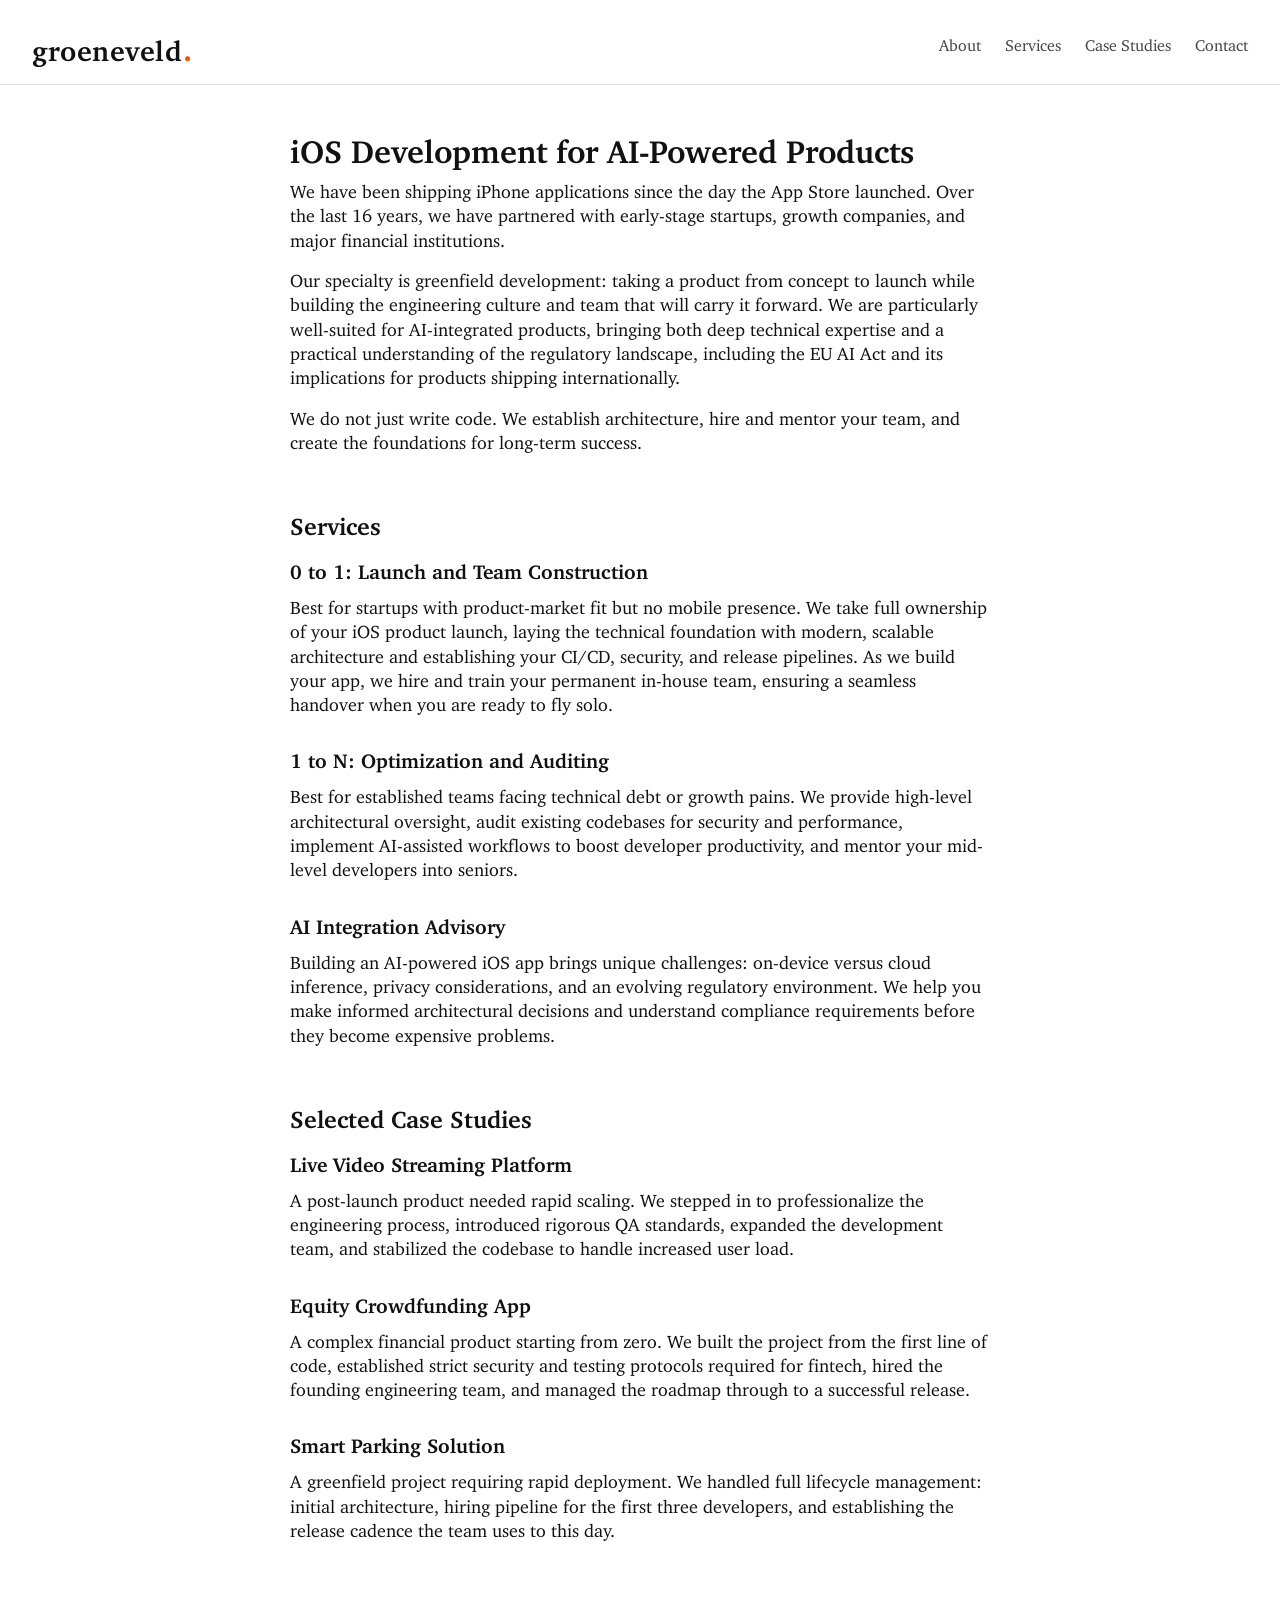
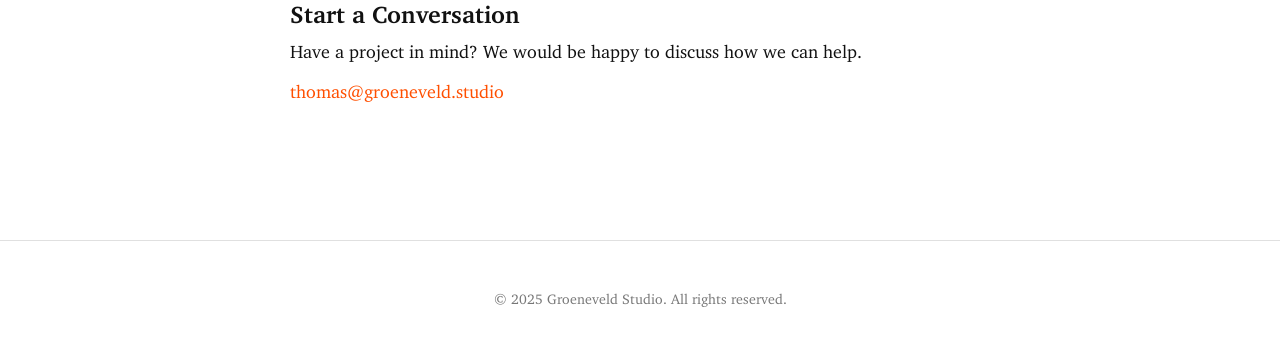
<file: index.html>
<!doctype html>
<html lang="en">
<head>
  <meta charset="utf-8">
  <title>Groeneveld Studio - iOS App Development Consultancy</title>
  <meta name="viewport" content="width=device-width, initial-scale=1">
  <meta name="description" content="Greenfield iOS app development for AI-powered products. 16 years of experience shipping to the App Store.">
  <link rel="stylesheet" href="assets/style.css">
</head>
<body id="top">
  <header class="site-header">
    <a href="#top" class="logo">
      groeneveld<span class="logo-dot">.</span>
    </a>
    <nav class="site-nav">
      <a href="#about">About</a>
      <a href="#services">Services</a>
      <a href="#cases">Case Studies</a>
      <a href="#contact">Contact</a>
    </nav>
  </header>

  <main class="page-main">
    <div class="content">
      <section id="about" class="section">
        <h1>iOS Development for AI-Powered Products</h1>
        <p>
          We have been shipping iPhone applications since the day the App Store launched. Over the last 16 years, we have partnered with early-stage startups, growth companies, and major financial institutions.
        </p>
        <p>
          Our specialty is greenfield development: taking a product from concept to launch while building the engineering culture and team that will carry it forward. We are particularly well-suited for AI-integrated products, bringing both deep technical expertise and a practical understanding of the regulatory landscape, including the EU AI Act and its implications for products shipping internationally.
        </p>
        <p>
          We do not just write code. We establish architecture, hire and mentor your team, and create the foundations for long-term success.
        </p>
      </section>

      <section id="services" class="section">
        <h2>Services</h2>
        
        <h3>0 to 1: Launch and Team Construction</h3>
        <p>
          Best for startups with product-market fit but no mobile presence. We take full ownership of your iOS product launch, laying the technical foundation with modern, scalable architecture and establishing your CI/CD, security, and release pipelines. As we build your app, we hire and train your permanent in-house team, ensuring a seamless handover when you are ready to fly solo.
        </p>

        <h3>1 to N: Optimization and Auditing</h3>
        <p>
          Best for established teams facing technical debt or growth pains. We provide high-level architectural oversight, audit existing codebases for security and performance, implement AI-assisted workflows to boost developer productivity, and mentor your mid-level developers into seniors.
        </p>

        <h3>AI Integration Advisory</h3>
        <p>
          Building an AI-powered iOS app brings unique challenges: on-device versus cloud inference, privacy considerations, and an evolving regulatory environment. We help you make informed architectural decisions and understand compliance requirements before they become expensive problems.
        </p>
      </section>

      <section id="cases" class="section">
        <h2>Selected Case Studies</h2>
        
        <h3>Live Video Streaming Platform</h3>
        <p>
          A post-launch product needed rapid scaling. We stepped in to professionalize the engineering process, introduced rigorous QA standards, expanded the development team, and stabilized the codebase to handle increased user load.
        </p>

        <h3>Equity Crowdfunding App</h3>
        <p>
          A complex financial product starting from zero. We built the project from the first line of code, established strict security and testing protocols required for fintech, hired the founding engineering team, and managed the roadmap through to a successful release.
        </p>

        <h3>Smart Parking Solution</h3>
        <p>
          A greenfield project requiring rapid deployment. We handled full lifecycle management: initial architecture, hiring pipeline for the first three developers, and establishing the release cadence the team uses to this day.
        </p>
      </section>

      <section id="contact" class="section">
        <h2>Start a Conversation</h2>
        <p>
          Have a project in mind? We would be happy to discuss how we can help.
        </p>
        <p>
          <a href="mailto:thomas@groeneveld.studio">thomas@groeneveld.studio</a>
        </p>
      </section>
    </div>
  </main>

  <footer class="site-footer">
    <p>&copy; 2025 Groeneveld Studio. All rights reserved.</p>
  </footer>
</body>
</html>
</file>
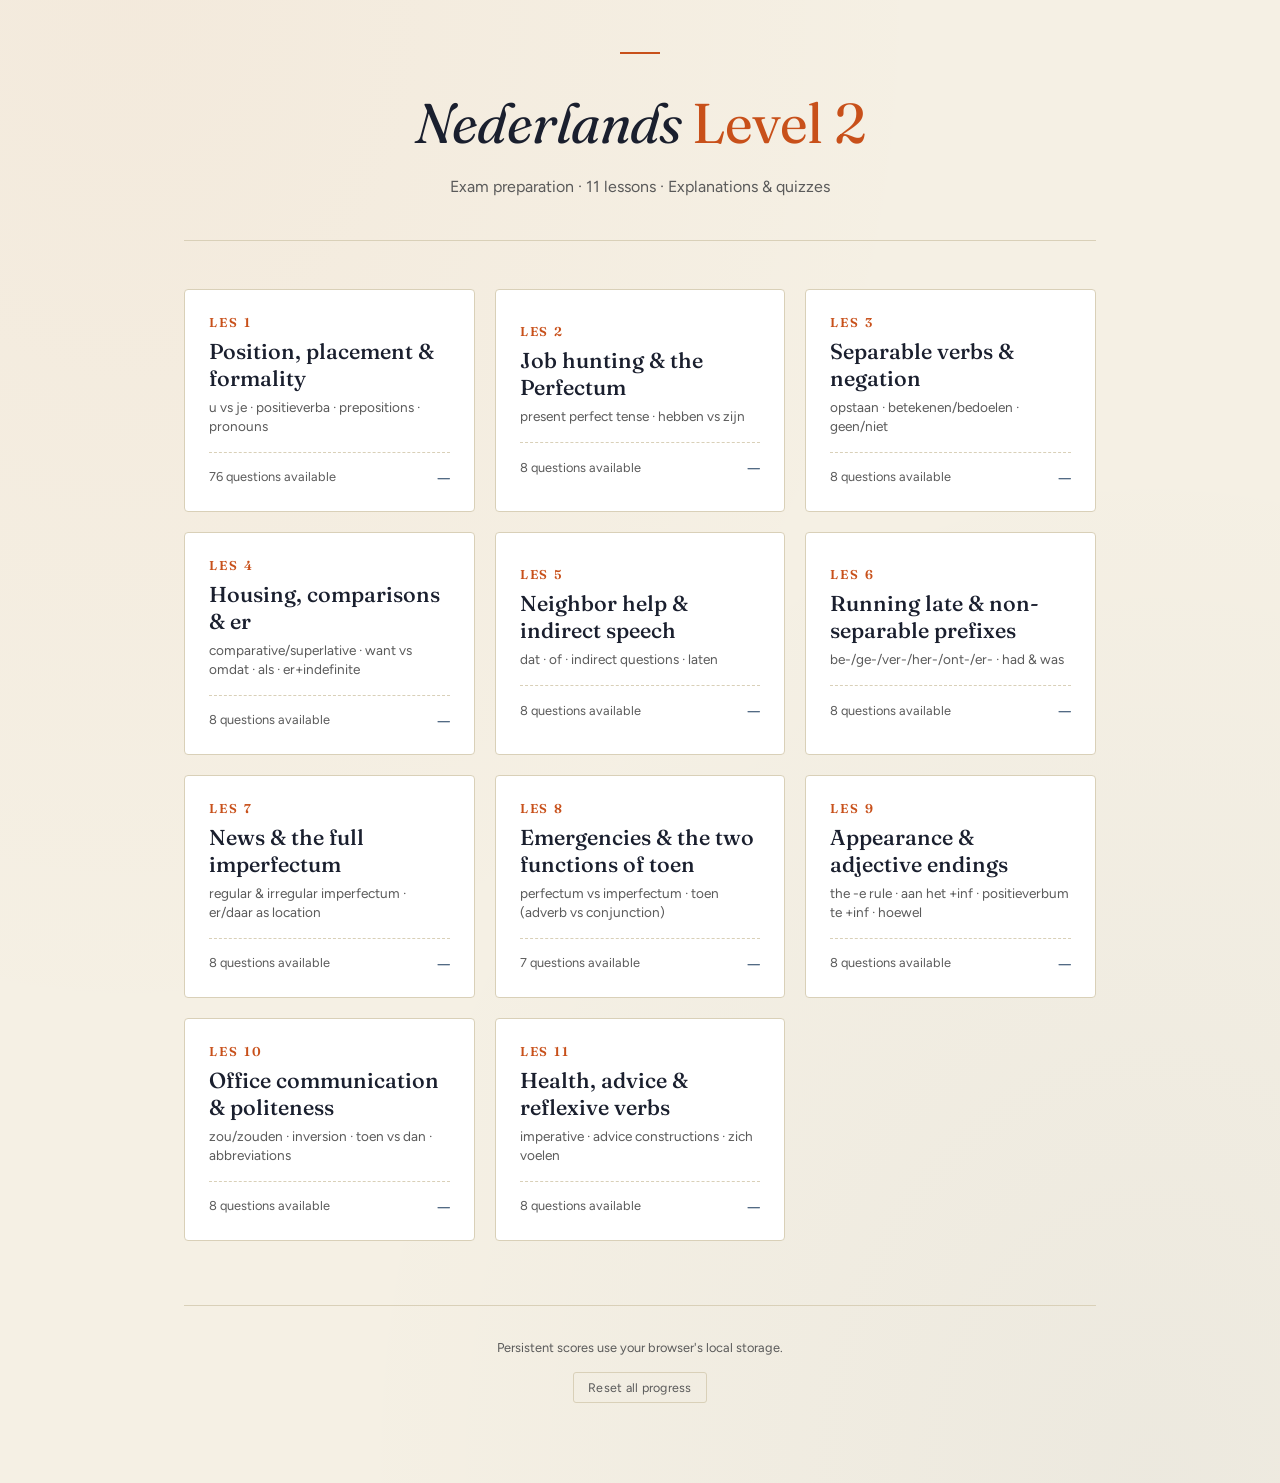
<file: dutch.html>
<!DOCTYPE html>
<html lang="en">
<head>
<meta charset="UTF-8">
<meta name="viewport" content="width=device-width, initial-scale=1.0">
<title>Dutch Level 2 — Exam Prep</title>
<link rel="preconnect" href="https://fonts.googleapis.com">
<link rel="preconnect" href="https://fonts.gstatic.com" crossorigin>
<link href="https://fonts.googleapis.com/css2?family=Fraunces:opsz,wght@9..144,400;9..144,500;9..144,600;9..144,700&family=Figtree:wght@400;500;600;700&display=swap" rel="stylesheet">
<style>
:root {
  --paper: #f5f0e4;
  --paper-dark: #ebe4d0;
  --surface: #ffffff;
  --ink: #1a1f2e;
  --ink-muted: #5a5a5a;
  --accent: #c8501a;
  --accent-dark: #a03f13;
  --navy: #1a3a5c;
  --border: #d9d0b8;
  --success: #2d7a4d;
  --success-bg: #e3f1e8;
  --error: #b83a2c;
  --error-bg: #fae3df;
  --shadow: 0 1px 3px rgba(26,31,46,0.06), 0 8px 24px rgba(26,31,46,0.06);
  --shadow-lg: 0 4px 8px rgba(26,31,46,0.08), 0 16px 48px rgba(26,31,46,0.10);
}
* { box-sizing: border-box; margin: 0; padding: 0; }
html { scroll-behavior: smooth; }
body {
  font-family: 'Figtree', -apple-system, sans-serif;
  background: var(--paper);
  color: var(--ink);
  line-height: 1.55;
  -webkit-font-smoothing: antialiased;
  min-height: 100vh;
  background-image:
    radial-gradient(at 10% 0%, rgba(200,80,26,0.04) 0%, transparent 50%),
    radial-gradient(at 90% 100%, rgba(26,58,92,0.04) 0%, transparent 50%);
}
h1, h2, h3, h4 {
  font-family: 'Fraunces', Georgia, serif;
  font-weight: 500;
  letter-spacing: -0.01em;
  color: var(--ink);
}
.container {
  max-width: 960px;
  margin: 0 auto;
  padding: 32px 24px 80px;
}

/* Header */
header {
  text-align: center;
  padding: 48px 0 40px;
  border-bottom: 1px solid var(--border);
  margin-bottom: 48px;
  position: relative;
}
header::before {
  content: "";
  position: absolute;
  top: 20px;
  left: 50%;
  transform: translateX(-50%);
  width: 40px;
  height: 2px;
  background: var(--accent);
}
header h1 {
  font-size: clamp(2rem, 5vw, 3.5rem);
  font-weight: 400;
  font-style: italic;
  margin-bottom: 8px;
}
header h1 .accent { color: var(--accent); font-style: normal; }
header p {
  color: var(--ink-muted);
  font-size: 1rem;
  font-weight: 400;
}

/* Lesson grid */
.lesson-grid {
  display: grid;
  grid-template-columns: repeat(auto-fill, minmax(280px, 1fr));
  gap: 20px;
}
.lesson-card {
  background: var(--surface);
  border: 1px solid var(--border);
  border-radius: 4px;
  padding: 24px;
  cursor: pointer;
  transition: all 0.2s ease;
  position: relative;
  text-align: left;
  font-family: inherit;
  color: inherit;
  width: 100%;
}
.lesson-card:hover {
  transform: translateY(-2px);
  box-shadow: var(--shadow-lg);
  border-color: var(--accent);
}
.lesson-number {
  font-family: 'Fraunces', serif;
  font-size: 0.8rem;
  color: var(--accent);
  letter-spacing: 0.15em;
  text-transform: uppercase;
  margin-bottom: 8px;
  font-weight: 600;
}
.lesson-title {
  font-family: 'Fraunces', serif;
  font-size: 1.35rem;
  font-weight: 500;
  margin-bottom: 6px;
  line-height: 1.25;
}
.lesson-sub {
  font-size: 0.85rem;
  color: var(--ink-muted);
  line-height: 1.4;
}
.best-score {
  margin-top: 16px;
  padding-top: 14px;
  border-top: 1px dashed var(--border);
  font-size: 0.8rem;
  color: var(--ink-muted);
  display: flex;
  justify-content: space-between;
  align-items: center;
}
.best-score .val {
  font-family: 'Fraunces', serif;
  font-weight: 600;
  color: var(--navy);
  font-size: 1rem;
}
.best-score .perfect { color: var(--success); }

/* Lesson view */
.lesson-view { display: none; }
.lesson-view.active { display: block; }
.home-view { display: block; }
.home-view.hidden { display: none; }

.back-btn {
  background: none;
  border: none;
  color: var(--accent);
  font-family: inherit;
  font-size: 0.9rem;
  cursor: pointer;
  padding: 8px 0;
  margin-bottom: 16px;
  display: inline-flex;
  align-items: center;
  gap: 6px;
  font-weight: 500;
}
.back-btn:hover { color: var(--accent-dark); }

.lesson-header {
  margin-bottom: 32px;
}
.lesson-header .lesson-number { font-size: 0.85rem; }
.lesson-header h2 {
  font-size: clamp(1.75rem, 4vw, 2.5rem);
  font-weight: 500;
  margin-bottom: 6px;
}
.lesson-header .sub {
  color: var(--ink-muted);
  font-size: 0.95rem;
}

/* Tabs */
.tabs {
  display: flex;
  border-bottom: 1px solid var(--border);
  margin-bottom: 32px;
  gap: 4px;
}
.tab-btn {
  background: none;
  border: none;
  font-family: inherit;
  font-size: 0.95rem;
  font-weight: 500;
  padding: 14px 20px;
  cursor: pointer;
  color: var(--ink-muted);
  border-bottom: 2px solid transparent;
  margin-bottom: -1px;
  transition: all 0.15s;
}
.tab-btn:hover { color: var(--ink); }
.tab-btn.active {
  color: var(--accent);
  border-bottom-color: var(--accent);
}

.tab-content { display: none; }
.tab-content.active { display: block; animation: fadein 0.25s ease; }
@keyframes fadein {
  from { opacity: 0; transform: translateY(4px); }
  to { opacity: 1; transform: translateY(0); }
}

/* Explanation content */
.explanation {
  background: var(--surface);
  border: 1px solid var(--border);
  border-radius: 4px;
  padding: 40px clamp(20px, 4vw, 56px);
  font-size: 0.95rem;
  line-height: 1.7;
}
.explanation h3 {
  font-size: 1.35rem;
  margin-top: 32px;
  margin-bottom: 12px;
  color: var(--navy);
  font-weight: 500;
}
.explanation h3:first-child { margin-top: 0; }
.explanation h4 {
  font-size: 1rem;
  font-weight: 600;
  margin-top: 20px;
  margin-bottom: 8px;
  font-family: 'Figtree', sans-serif;
  color: var(--ink);
}
.explanation p { margin-bottom: 12px; }
.explanation ul { padding-left: 20px; margin-bottom: 12px; }
.explanation li { margin-bottom: 6px; }
.explanation em { font-style: italic; color: var(--navy); }
.explanation strong { font-weight: 600; color: var(--ink); }
.explanation code {
  background: var(--paper-dark);
  padding: 1px 6px;
  border-radius: 3px;
  font-family: 'Figtree', monospace;
  font-size: 0.88em;
  color: var(--accent-dark);
  font-weight: 500;
}
.explanation table {
  width: 100%;
  border-collapse: collapse;
  margin: 14px 0;
  font-size: 0.88rem;
}
.explanation th, .explanation td {
  border: 1px solid var(--border);
  padding: 8px 12px;
  text-align: left;
  vertical-align: top;
}
.explanation th {
  background: var(--paper-dark);
  font-weight: 600;
  font-size: 0.82rem;
  text-transform: uppercase;
  letter-spacing: 0.03em;
}
.explanation blockquote {
  border-left: 3px solid var(--accent);
  padding: 4px 0 4px 16px;
  margin: 12px 0;
  color: var(--ink-muted);
  font-style: italic;
}

/* Quiz */
.quiz {
  background: var(--surface);
  border: 1px solid var(--border);
  border-radius: 4px;
  padding: 40px clamp(20px, 4vw, 56px);
  min-height: 400px;
}
.quiz-progress {
  display: flex;
  justify-content: space-between;
  align-items: center;
  margin-bottom: 24px;
  font-size: 0.85rem;
  color: var(--ink-muted);
}
.progress-bar {
  height: 3px;
  background: var(--paper-dark);
  border-radius: 2px;
  margin-bottom: 32px;
  overflow: hidden;
}
.progress-fill {
  height: 100%;
  background: var(--accent);
  transition: width 0.3s ease;
  width: 0%;
}
.question-num {
  font-family: 'Fraunces', serif;
  font-size: 0.8rem;
  color: var(--accent);
  letter-spacing: 0.12em;
  text-transform: uppercase;
  font-weight: 600;
  margin-bottom: 12px;
}
.question-text {
  font-family: 'Fraunces', serif;
  font-size: 1.4rem;
  font-weight: 500;
  line-height: 1.35;
  margin-bottom: 28px;
  color: var(--ink);
}
.question-text em {
  font-style: italic;
  color: var(--navy);
}
.question-text .blank {
  display: inline-block;
  min-width: 60px;
  border-bottom: 2px solid var(--accent);
  margin: 0 2px;
}

/* MC options */
.options { display: flex; flex-direction: column; gap: 10px; }
.option {
  background: var(--paper);
  border: 1px solid var(--border);
  border-radius: 3px;
  padding: 14px 18px;
  font-family: inherit;
  font-size: 0.95rem;
  cursor: pointer;
  text-align: left;
  transition: all 0.15s;
  color: var(--ink);
  font-weight: 500;
}
.option:hover:not(:disabled) {
  border-color: var(--accent);
  background: var(--surface);
}
.option:disabled { cursor: default; }
.option.correct {
  background: var(--success-bg);
  border-color: var(--success);
  color: var(--success);
}
.option.wrong {
  background: var(--error-bg);
  border-color: var(--error);
  color: var(--error);
}
.option.correct::after {
  content: "✓";
  float: right;
  font-weight: 700;
}
.option.wrong::after {
  content: "✗";
  float: right;
  font-weight: 700;
}

/* Fill-in */
.fill-input {
  width: 100%;
  background: var(--paper);
  border: 1px solid var(--border);
  border-radius: 3px;
  padding: 14px 18px;
  font-family: 'Fraunces', serif;
  font-size: 1.05rem;
  color: var(--ink);
  outline: none;
  transition: border-color 0.15s;
}
.fill-input:focus {
  border-color: var(--accent);
  background: var(--surface);
}
.fill-input.correct { border-color: var(--success); background: var(--success-bg); }
.fill-input.wrong { border-color: var(--error); background: var(--error-bg); }

/* Feedback */
.feedback {
  margin-top: 20px;
  padding: 16px 18px;
  border-radius: 3px;
  font-size: 0.9rem;
  line-height: 1.55;
  display: none;
}
.feedback.show { display: block; animation: fadein 0.25s ease; }
.feedback.correct {
  background: var(--success-bg);
  color: var(--success);
  border-left: 3px solid var(--success);
}
.feedback.wrong {
  background: var(--error-bg);
  color: var(--error);
  border-left: 3px solid var(--error);
}
.feedback strong { display: block; margin-bottom: 4px; font-family: 'Fraunces', serif; font-size: 1rem; }
.feedback .correct-answer {
  margin-top: 6px;
  font-style: italic;
  color: var(--ink);
}

/* Buttons */
.btn {
  background: var(--accent);
  color: white;
  border: none;
  font-family: inherit;
  font-size: 0.95rem;
  font-weight: 600;
  padding: 14px 28px;
  border-radius: 3px;
  cursor: pointer;
  transition: all 0.15s;
  letter-spacing: 0.01em;
}
.btn:hover { background: var(--accent-dark); transform: translateY(-1px); }
.btn:disabled { background: var(--border); cursor: not-allowed; transform: none; }
.btn-secondary {
  background: transparent;
  color: var(--ink);
  border: 1px solid var(--border);
}
.btn-secondary:hover { background: var(--paper-dark); border-color: var(--ink-muted); transform: none; }
.actions {
  margin-top: 28px;
  display: flex;
  gap: 12px;
  justify-content: flex-end;
}

/* Results */
.results {
  text-align: center;
  padding: 40px 20px;
}
.results .score-ring {
  width: 160px;
  height: 160px;
  margin: 0 auto 24px;
  position: relative;
}
.score-ring svg { width: 100%; height: 100%; transform: rotate(-90deg); }
.score-ring .ring-bg { fill: none; stroke: var(--paper-dark); stroke-width: 8; }
.score-ring .ring-fill { fill: none; stroke: var(--accent); stroke-width: 8; stroke-linecap: round; transition: stroke-dashoffset 1s ease; }
.score-ring .score-text {
  position: absolute;
  inset: 0;
  display: flex;
  flex-direction: column;
  align-items: center;
  justify-content: center;
  font-family: 'Fraunces', serif;
}
.score-ring .score-num { font-size: 2.75rem; font-weight: 500; color: var(--ink); line-height: 1; }
.score-ring .score-total { font-size: 0.85rem; color: var(--ink-muted); margin-top: 4px; }
.results h3 {
  font-size: 1.75rem;
  font-weight: 500;
  margin-bottom: 8px;
  font-style: italic;
}
.results p {
  color: var(--ink-muted);
  margin-bottom: 28px;
  font-size: 0.95rem;
  max-width: 400px;
  margin-left: auto;
  margin-right: auto;
}
.results .actions { justify-content: center; }

footer {
  text-align: center;
  margin-top: 64px;
  padding-top: 32px;
  border-top: 1px solid var(--border);
  color: var(--ink-muted);
  font-size: 0.8rem;
  display: flex;
  flex-direction: column;
  align-items: center;
  gap: 14px;
}
.reset-btn {
  background: none;
  border: 1px solid var(--border);
  color: var(--ink-muted);
  font-family: inherit;
  font-size: 0.78rem;
  padding: 7px 14px;
  border-radius: 3px;
  cursor: pointer;
  transition: all 0.15s;
  letter-spacing: 0.02em;
}
.reset-btn:hover {
  color: var(--error);
  border-color: var(--error);
  background: var(--error-bg);
}

@media (max-width: 640px) {
  .container { padding: 20px 16px 60px; }
  header { padding: 24px 0 28px; margin-bottom: 32px; }
  .explanation, .quiz { padding: 28px 20px; }
  .question-text { font-size: 1.15rem; }
  .tab-btn { padding: 12px 14px; font-size: 0.88rem; }
}
</style>
</head>
<body>
<div class="container">
  <header>
    <h1>Nederlands <span class="accent">Level 2</span></h1>
    <p>Exam preparation · 11 lessons · Explanations &amp; quizzes</p>
  </header>

  <!-- Home view -->
  <div id="home" class="home-view">
    <div class="lesson-grid" id="lesson-grid"></div>
  </div>

  <!-- Lesson view -->
  <div id="lesson-view" class="lesson-view">
    <button class="back-btn" onclick="showHome()">← All lessons</button>
    <div class="lesson-header">
      <div class="lesson-number" id="lv-number"></div>
      <h2 id="lv-title"></h2>
      <p class="sub" id="lv-sub"></p>
    </div>
    <div class="tabs">
      <button class="tab-btn active" data-tab="explanation">Explanation</button>
      <button class="tab-btn" data-tab="quiz">Quiz</button>
    </div>
    <div class="tab-content active" id="tab-explanation">
      <div class="explanation" id="explanation-content"></div>
    </div>
    <div class="tab-content" id="tab-quiz">
      <div class="quiz" id="quiz-container"></div>
    </div>
  </div>

  <footer>
    <div>Persistent scores use your browser's local storage.</div>
    <button class="reset-btn" id="reset-btn">Reset all progress</button>
  </footer>
</div>

<script>
// ============================================================
// LESSON DATA
// ============================================================
const LESSONS = [
  // ---------- LESSON 1 ----------
  {
    id: 1,
    title: "Position, placement &amp; formality",
    sub: "u vs je · positieverba · prepositions · pronouns",
    explanation: `
<h3>1. u vs je/jij</h3>
<p><strong>u</strong> is formal — strangers, officials, elders, customers. It takes the same verb form as <em>hij</em>: <em>u heeft, u komt, u bent</em>.</p>
<p><strong>je/jij</strong> is informal. <em>je</em> is the default; <em>jij</em> is stressed/emphatic.</p>
<p>When unsure, use <strong>u</strong>. To switch to informal, say <em>"Zeg maar jij, hoor!"</em></p>

<h3>2. Position verbs (where something IS)</h3>
<table>
<tr><th>Verb</th><th>Meaning</th><th>Used for</th></tr>
<tr><td><strong>staan</strong></td><td>stand (vertical)</td><td>bottles, cups, lamps, people standing</td></tr>
<tr><td><strong>liggen</strong></td><td>lie (horizontal)</td><td>books flat, people in bed</td></tr>
<tr><td><strong>hangen</strong></td><td>hang</td><td>paintings, jackets, clocks</td></tr>
<tr><td><strong>zitten</strong></td><td>sit / be inside</td><td>people sitting, things inside something</td></tr>
</table>

<h3>3. Placement verbs (how something GETS there)</h3>
<table>
<tr><th>Position verb</th><th>Placement verb</th><th>Example</th></tr>
<tr><td>staan</td><td><strong>zetten</strong></td><td>Ik zet de fles op tafel.</td></tr>
<tr><td>liggen</td><td><strong>leggen</strong></td><td>Ik leg het boek op tafel.</td></tr>
<tr><td>hangen</td><td><strong>hangen</strong></td><td>Ik hang de jas aan de kapstok.</td></tr>
<tr><td>zitten</td><td><strong>doen</strong></td><td>Ik doe de sleutels in mijn zak.</td></tr>
</table>

<h3>4. Prepositions</h3>
<p><strong>op</strong> (on) · <strong>in</strong> · <strong>onder</strong> · <strong>boven</strong> · <strong>naast</strong> · <strong>achter</strong> · <strong>voor</strong> · <strong>tussen</strong> · <strong>bij</strong> · <strong>aan</strong> (attached to).</p>
<p><strong>op vs aan:</strong> <em>op</em> = on a horizontal surface (<em>op de tafel</em>); <em>aan</em> = attached, often vertical (<em>aan de muur, aan de kapstok</em>).</p>

<h3>5. Reference words (pronouns)</h3>
<table>
<tr><th></th><th>subject neutral</th><th>object</th></tr>
<tr><td>man</td><td>hij</td><td>hem</td></tr>
<tr><td>woman</td><td>ze/zij</td><td>haar</td></tr>
<tr><td>de-word (thing)</td><td><strong>hij</strong></td><td><strong>hem</strong></td></tr>
<tr><td>het-word (thing)</td><td>het</td><td>het</td></tr>
<tr><td>plural</td><td>ze</td><td>ze</td></tr>
</table>
<p><strong>Trap:</strong> de-word things use <em>hij/hem</em>, not <em>het</em>. <em>Waar is de telefoon? → Hij ligt op de bank.</em></p>
    `,
    questions: [
      // --- Position verbs: staan / liggen / hangen / zitten ---
      { type: "mc", q: "De fles ___ op tafel.", options: ["ligt", "staat", "zit", "hangt"], correct: 1, explain: "A bottle is upright → <em>staan</em>." },
      { type: "fill", q: "De melk ___ in de koelkast.", answers: ["staat"], explain: "A milk carton is upright → <em>staan</em>." },
      { type: "fill", q: "De kinderen ___ in bed.", answers: ["liggen"], explain: "In bed = horizontal → <em>liggen</em>." },
      { type: "fill", q: "Mijn jas ___ aan de kapstok.", answers: ["hangt"], explain: "A jacket on a hook → <em>hangen</em>." },
      { type: "fill", q: "Het schilderij ___ boven de bank.", answers: ["hangt"], explain: "A painting on a wall → <em>hangen</em>." },
      { type: "fill", q: "De wijnfles ___ in de koelkast.", answers: ["staat", "ligt"], explain: "Usually <em>staat</em> (upright). <em>ligt</em> is also possible if lying on its side." },
      { type: "fill", q: "De krant ___ op de keukentafel.", answers: ["ligt"], explain: "A newspaper lies flat → <em>liggen</em>." },
      { type: "fill", q: "Er ___ een spin aan het plafond.", answers: ["hangt"], explain: "A spider on the ceiling is hanging → <em>hangen</em>." },
      { type: "fill", q: "Er ___ geld in mijn portemonnee.", answers: ["zit"], explain: "Money inside a wallet → <em>zitten</em>." },
      { type: "fill", q: "De fiets ___ voor het huis.", answers: ["staat"], explain: "A bike is upright → <em>staan</em>." },
      { type: "fill", q: "De handdoek ___ over de stoel.", answers: ["hangt", "ligt"], explain: "A towel draped over a chair → usually <em>hangt</em>." },
      { type: "fill", q: "Oma ___ in bed, ze is ziek.", answers: ["ligt"], explain: "Lying in bed → <em>liggen</em>." },
      { type: "fill", q: "De vogel ___ in de kooi.", answers: ["zit"], explain: "A bird in a cage → <em>zitten</em> (inside something)." },
      { type: "fill", q: "De auto ___ in de garage.", answers: ["staat"], explain: "Cars are parked upright (not lying on their side!) → <em>staan</em>." },
      { type: "fill", q: "De brief ___ op het bureau.", answers: ["ligt"], explain: "A letter lies flat → <em>liggen</em>." },
      { type: "fill", q: "De klok ___ aan de muur.", answers: ["hangt"], explain: "A clock on a wall → <em>hangen</em>." },
      { type: "fill", q: "De baby ___ in de wieg.", answers: ["ligt"], explain: "Baby in a crib, lying down → <em>liggen</em>." },
      { type: "fill", q: "De sleutels ___ in mijn tas.", answers: ["zitten"], explain: "Keys inside a bag → <em>zitten</em>." },
      { type: "fill", q: "Het boek ___ op het nachtkastje.", answers: ["ligt"], explain: "A book flat on a nightstand → <em>liggen</em>." },
      { type: "fill", q: "De kat ___ op mijn schoot.", answers: ["zit", "ligt"], explain: "A cat on a lap → usually <em>zit</em>; <em>ligt</em> also works if fully lying." },

      // --- Placement verbs: zetten / leggen / hangen / doen ---
      { type: "mc", q: "I put the plate on the table.", options: ["Ik zet het bord op tafel.", "Ik leg het bord op tafel.", "Ik doe het bord op tafel.", "Ik hang het bord op tafel."], correct: 1, explain: "A plate lies flat → placement verb for <em>liggen</em> is <em>leggen</em>." },
      { type: "mc", q: "Ik ___ de sleutels in mijn zak. (placement)", options: ["zet", "leg", "doe", "hang"], correct: 2, explain: "Keys end up <em>inside</em> → <em>doen</em>." },
      { type: "mc", q: "Which placement verb pairs with 'zitten'?", options: ["zetten", "leggen", "hangen", "doen"], correct: 3, explain: "zitten/doen is the pair for things inside something." },
      { type: "mc", q: "Which placement verb pairs with 'staan'?", options: ["zetten", "leggen", "hangen", "doen"], correct: 0, explain: "staan/zetten is the pair for things placed upright." },
      { type: "mc", q: "Which placement verb pairs with 'liggen'?", options: ["zetten", "leggen", "hangen", "doen"], correct: 1, explain: "liggen/leggen is the pair for things placed flat." },
      { type: "fill", q: "Ik ___ de vuile borden in de vaatwasser. (placement)", answers: ["doe"], explain: "Dishes end up <em>inside</em> the dishwasher → <em>doen</em>." },
      { type: "fill", q: "___ je jas even op het bed. (informal imperative)", answers: ["Leg"], explain: "A jacket lying flat on a bed → <em>leggen</em>." },
      { type: "fill", q: "Mama ___ het schilderij boven de bank. (places)", answers: ["hangt"], explain: "Hanging a painting → <em>hangen</em>." },
      { type: "fill", q: "Hij ___ de boeken op de plank.", answers: ["zet"], explain: "Books on a shelf stand upright → <em>zetten</em>." },
      { type: "fill", q: "Ik ___ altijd mijn sleutels in de la.", answers: ["doe", "leg"], explain: "Keys inside a drawer → usually <em>doen</em>; <em>leg</em> is also acceptable." },
      { type: "fill", q: "Kun je de lamp naast het bed ___? (infinitive)", answers: ["zetten"], explain: "A lamp stands upright → <em>zetten</em>." },
      { type: "fill", q: "Ze ___ de vaas op de kast.", answers: ["zet"], explain: "A vase is upright → <em>zetten</em>." },
      { type: "fill", q: "Kan je de foto aan de muur ___? (infinitive)", answers: ["hangen"], explain: "A photo on a wall → <em>hangen</em>." },
      { type: "mc", q: "Ik ___ het geld in mijn portemonnee.", options: ["zet", "leg", "doe", "hang"], correct: 2, explain: "Money inside a wallet → <em>doen</em>." },
      { type: "mc", q: "The bike is put in the garage.", options: ["De fiets wordt in de garage gezet.", "De fiets wordt in de garage gelegd.", "De fiets wordt in de garage gedaan.", "De fiets wordt in de garage gehangen."], correct: 0, explain: "A bike stands upright → <em>zetten</em>." },

      // --- u vs je/jij (formal vs informal) ---
      { type: "mc", q: "At the city hall, how would you politely ask for help?", options: ["Kun je me helpen?", "Kunt u me helpen?", "Help me!", "Wil je helpen?"], correct: 1, explain: "Formal contexts call for <em>u</em>." },
      { type: "mc", q: "\"Zeg maar jij, hoor!\" means:", options: ["I'll call you 'jij' now", "You can use the informal form with me", "Just say yes", "Say 'you' properly"], correct: 1, explain: "It's an invitation to switch from <em>u</em> to <em>je/jij</em>." },
      { type: "fill", q: "Asking a waiter politely: ___ u me even helpen?", answers: ["Kunt"], explain: "Formal register → <em>Kunt u…</em>" },
      { type: "mc", q: "To your friend: \"___ me helpen?\"", options: ["Kunt u", "Kun je", "Kan u", "Kunnen jij"], correct: 1, explain: "Friend = informal → <em>Kun je</em>." },
      { type: "mc", q: "\"Wilt u koffie?\" is:", options: ["formal", "informal", "a mistake", "plural"], correct: 0, explain: "<em>u</em> → formal." },
      { type: "mc", q: "\"Wil je thee?\" is:", options: ["formal", "informal", "a mistake", "plural"], correct: 1, explain: "<em>je</em> → informal." },
      { type: "mc", q: "Talking to a bus driver you don't know, use:", options: ["u", "je", "jij", "jullie"], correct: 0, explain: "Strangers → default to <em>u</em>." },
      { type: "mc", q: "Talking to your young niece, use:", options: ["u", "je/jij", "jullie", "ze"], correct: 1, explain: "Children and family → <em>je/jij</em>." },
      { type: "fill", q: "To a stranger: ___ bent heel aardig.", answers: ["U"], explain: "Formal → <em>U</em>." },
      { type: "mc", q: "When unsure whether to use je or u, default to:", options: ["u", "je", "jij", "jullie"], correct: 0, explain: "Being too formal is never rude; being too informal can be." },
      { type: "mc", q: "Your new coworker says \"Je mag jij zeggen.\" What does it mean?", options: ["You may speak", "You can use the informal form with me", "You should say yes", "You are allowed to go"], correct: 1, explain: "Literally: \"You may say jij\" — permission to use informal." },
      { type: "mc", q: "Which verb form matches 'u'?", options: ["u heb", "u bent", "u is", "u zijn"], correct: 1, explain: "<em>u</em> takes the hij-form: <em>u bent, u heeft/hebt, u komt</em>." },

      // --- Prepositions (op/aan and others) ---
      { type: "fill", q: "Het schilderij hangt ___ de muur.", answers: ["aan"], explain: "Attached to a vertical surface → <em>aan</em>." },
      { type: "fill", q: "De laptop staat ___ het bureau.", answers: ["op"], explain: "On a horizontal surface → <em>op</em>." },
      { type: "mc", q: "Which is correct?", options: ["De lamp hangt op het plafond.", "De lamp hangt aan het plafond.", "De lamp hangt in het plafond.", "De lamp hangt bij het plafond."], correct: 1, explain: "Attached to ceiling → <em>aan</em>." },
      { type: "fill", q: "De kat zit ___ de tafel. (under)", answers: ["onder"], explain: "<em>onder</em> = under." },
      { type: "fill", q: "De klok hangt ___ de deur. (above)", answers: ["boven"], explain: "<em>boven</em> = above." },
      { type: "fill", q: "De stoel staat ___ de tafel. (next to)", answers: ["naast"], explain: "<em>naast</em> = next to." },
      { type: "fill", q: "De tuin ligt ___ het huis. (behind)", answers: ["achter"], explain: "<em>achter</em> = behind." },
      { type: "fill", q: "De auto staat ___ het huis. (in front of)", answers: ["voor"], explain: "<em>voor</em> = in front of." },
      { type: "fill", q: "Het kind zit ___ zijn ouders. (between)", answers: ["tussen"], explain: "<em>tussen</em> = between." },
      { type: "mc", q: "Book on a table — which preposition?", options: ["op", "aan", "in", "bij"], correct: 0, explain: "Horizontal surface → <em>op</em>." },
      { type: "mc", q: "Coat on a hook — which preposition?", options: ["op", "aan", "in", "bij"], correct: 1, explain: "Attached to a hook → <em>aan</em>." },
      { type: "mc", q: "Photo on a wall — which preposition?", options: ["op", "aan", "in", "bij"], correct: 1, explain: "Attached to a wall → <em>aan</em>." },

      // --- Reference words (pronouns) ---
      { type: "fill", q: "Waar is de krant? ___ ligt op de tafel.", answers: ["Hij"], explain: "<em>de krant</em> is a de-word, pronoun is <em>hij</em>." },
      { type: "mc", q: "Which pronoun replaces 'het boek' as an object?", options: ["hem", "het", "hij", "die"], correct: 1, explain: "het-word → object pronoun is <em>het</em>." },
      { type: "fill", q: "Waar is de stoel? ___ staat daar.", answers: ["Hij"], explain: "<em>de stoel</em> is a de-word → <em>hij</em>." },
      { type: "fill", q: "Waar is het kind? ___ speelt buiten.", answers: ["Het"], explain: "het-word → <em>het</em>." },
      { type: "fill", q: "Waar is de pen? ___ ligt op tafel.", answers: ["Hij"], explain: "<em>de pen</em> is a de-word → <em>hij</em>." },
      { type: "fill", q: "Waar is het boek? ___ ligt op tafel.", answers: ["Het"], explain: "<em>het boek</em> is a het-word → <em>het</em>." },
      { type: "fill", q: "Waar zijn de sleutels? ___ liggen op tafel.", answers: ["Ze"], explain: "Plurals → <em>ze</em>." },
      { type: "fill", q: "Ik zie de man. Ik zie ___ niet goed.", answers: ["hem"], explain: "Man as object → <em>hem</em>." },
      { type: "fill", q: "Ik zie de vrouw. Ik zie ___ niet goed.", answers: ["haar"], explain: "Woman as object → <em>haar</em>." },
      { type: "fill", q: "Ik zie het boek. Ik zie ___ niet.", answers: ["het"], explain: "het-word object → <em>het</em>." },
      { type: "fill", q: "Ik zie de boeken. Ik zie ___ niet.", answers: ["ze"], explain: "Plural object → <em>ze</em>." },
      { type: "fill", q: "Ik zie de telefoon. Ik zie ___ niet.", answers: ["hem"], explain: "<em>de telefoon</em> is a de-word → <em>hem</em>, even for a thing." },
      { type: "fill", q: "Heb je de krant gelezen? Ja, ik heb ___ gelezen.", answers: ["hem"], explain: "<em>de krant</em> → de-word → <em>hem</em>." },
      { type: "fill", q: "Waar zijn de kinderen? ___ spelen buiten.", answers: ["Ze"], explain: "Plural people → <em>ze</em>." },

      // --- Integrated / tricky ---
      { type: "mc", q: "Which sentence is WRONG?", options: ["Het boek ligt op tafel.", "Het boek is op tafel.", "Het boek staat op de plank.", "Het boek zit in de tas."], correct: 1, explain: "Dutch doesn't use <em>zijn</em> for physical position — you need a position verb." },
      { type: "mc", q: "Put the book on the shelf (books stand upright).", options: ["Leg het boek op de plank.", "Zet het boek op de plank.", "Doe het boek op de plank.", "Hang het boek op de plank."], correct: 1, explain: "Books on a shelf stand upright → <em>zetten</em>." },
      { type: "mc", q: "The phone is face-down on the couch.", options: ["De telefoon staat op de bank.", "De telefoon ligt op de bank.", "De telefoon zit op de bank.", "De telefoon hangt op de bank."], correct: 1, explain: "Phone lying flat → <em>liggen</em>." }
    ]
  },

  // ---------- LESSON 2 ----------
  {
    id: 2,
    title: "Job hunting &amp; the Perfectum",
    sub: "present perfect tense · hebben vs zijn",
    explanation: `
<h3>1. Vocabulary</h3>
<p><strong>een baan</strong> (job) · <strong>een bijbaan</strong> (side job) · <strong>werkervaring</strong> · <strong>opleiding</strong> · <strong>beschikbaar</strong> (available) · <strong>droombaan</strong> (dream job) · <strong>uitzendbureau</strong> (employment agency) · <strong>sollicitatiegesprek</strong> (job interview).</p>

<h3>2. Perfectum structure</h3>
<p><strong>hebben / zijn</strong> (position 2) + <strong>participium</strong> (at the end of the clause).</p>
<blockquote>Ik <strong>heb</strong> mijn huiswerk <strong>gemaakt</strong>.<br>Ik <strong>ben</strong> in Italië <strong>geweest</strong>.</blockquote>

<h3>3. Regular participles: ge- + ik-vorm + -t / -d</h3>
<p>Look at the <strong>last letter of the ik-vorm</strong>. If it's in <strong>'t eX SoFT KeTCHuP</strong> (t, x, s, f, k, ch, p) → add <strong>-t</strong>. Otherwise → add <strong>-d</strong>.</p>
<table>
<tr><th>Verb</th><th>ik-vorm</th><th>Participle</th></tr>
<tr><td>maken</td><td>maak</td><td>gemaakt</td></tr>
<tr><td>werken</td><td>werk</td><td>gewerkt</td></tr>
<tr><td>wonen</td><td>woon</td><td>gewoond</td></tr>
<tr><td>bellen</td><td>bel</td><td>gebeld</td></tr>
<tr><td>reizen</td><td>reis</td><td>gereisd</td></tr>
<tr><td>leven</td><td>leef</td><td>geleefd</td></tr>
</table>

<h3>4. Common irregular participles</h3>
<p><strong>zijn</strong> → geweest · <strong>hebben</strong> → gehad · <strong>gaan</strong> → gegaan · <strong>komen</strong> → gekomen · <strong>lezen</strong> → gelezen · <strong>schrijven</strong> → geschreven · <strong>drinken</strong> → gedronken · <strong>nemen</strong> → genomen · <strong>zien</strong> → gezien · <strong>doen</strong> → gedaan · <strong>eten</strong> → gegeten · <strong>krijgen</strong> → gekregen · <strong>brengen</strong> → gebracht · <strong>vallen</strong> → gevallen.</p>

<h3>5. hebben or zijn?</h3>
<p><strong>hebben</strong> — most verbs, especially those with a direct object.</p>
<p><strong>zijn</strong> — movement or change of state: <em>gaan, komen, zijn, worden, blijven, vallen</em>.</p>
<p><strong>Exceptions</strong> using <em>hebben</em>: <em>dansen, staan, zitten, liggen, slapen</em>.</p>
    `,
    questions: [
      { type: "fill", q: "Participle of 'werken'?", answers: ["gewerkt"], explain: "ik-vorm = werk, ends in k → -t." },
      { type: "fill", q: "Participle of 'wonen'?", answers: ["gewoond"], explain: "ik-vorm = woon, ends in n → -d." },
      { type: "mc", q: "Ik ___ gisteren een boek gelezen.", options: ["heb", "ben", "had", "was"], correct: 0, explain: "<em>lezen</em> takes a direct object → <em>hebben</em>." },
      { type: "mc", q: "Hij ___ naar Amsterdam gegaan.", options: ["heeft", "is", "had", "was"], correct: 1, explain: "<em>gaan</em> is movement → <em>zijn</em>." },
      { type: "fill", q: "Participle of 'praten'?", answers: ["gepraat"], explain: "ik-vorm = praat. Already ends in -t, so no double -tt: <em>gepraat</em>." },
      { type: "fill", q: "Participle of 'hebben'?", answers: ["gehad"], explain: "Irregular. <em>Ik heb gehad.</em>" },
      { type: "mc", q: "Which is correct?", options: ["Ik ben op de bank gezeten.", "Ik heb op de bank gezeten.", "Ik was op de bank gezeten.", "Ik heb op de bank zitten."], correct: 1, explain: "<em>zitten</em> is an exception — it uses <em>hebben</em> despite feeling subject-focused." },
      { type: "mc", q: "Correct word order: \"I bought bread yesterday.\"", options: ["Ik heb gisteren gekocht brood.", "Ik heb gisteren brood gekocht.", "Ik brood heb gisteren gekocht.", "Gisteren heb brood ik gekocht."], correct: 1, explain: "Auxiliary in position 2; participle at the end." }
    ]
  },

  // ---------- LESSON 3 ----------
  {
    id: 3,
    title: "Separable verbs &amp; negation",
    sub: "opstaan · betekenen/bedoelen · geen/niet",
    explanation: `
<h3>1. Separable verbs</h3>
<p>Prefix + base verb: <em>opstaan, afspreken, meenemen, uitnodigen, terugkomen, uitleggen</em>.</p>
<p><strong>Main clause (present):</strong> base verb → position 2, prefix → end of clause.</p>
<blockquote>opstaan → Ik <strong>sta</strong> om 7 uur <strong>op</strong>.</blockquote>
<p><strong>With a modal:</strong> stays together as infinitive at the end.</p>
<blockquote>Ik wil om 7 uur <strong>opstaan</strong>.</blockquote>
<p><strong>Perfectum:</strong> <em>ge-</em> goes INSIDE, between prefix and base.</p>
<blockquote>opstaan → <strong>opgestaan</strong> → Ik ben om 7 uur opgestaan.<br>meenemen → <strong>meegenomen</strong>.</blockquote>

<h3>2. betekenen vs bedoelen</h3>
<table>
<tr><th></th><th>betekenen</th><th>bedoelen</th></tr>
<tr><td>Used for</td><td>definition of a word</td><td>what a person wants to say</td></tr>
<tr><td>Subject</td><td>a word / thing</td><td>always a person</td></tr>
<tr><td>Question</td><td>Wat betekent 'aardig'?</td><td>Wat bedoel je?</td></tr>
</table>

<h3>3. Negation: geen vs niet</h3>
<p><strong>geen</strong> → before an indefinite noun (one that would take <em>een</em> or nothing):</p>
<blockquote>Ik heb <strong>geen</strong> tijd. · Wij willen <strong>geen</strong> kinderen. · Dat is <strong>geen</strong> moeilijke oefening.</blockquote>
<p><strong>niet</strong> → everything else: verbs, adjectives, prepositions, definite nouns.</p>
<p><strong>Placement of niet:</strong></p>
<ul>
<li>As far to the <strong>right</strong> as possible</li>
<li><strong>Before</strong> a preposition: <em>Ik woon niet in Maastricht.</em></li>
<li><strong>Before</strong> an adjective: <em>Deze oefening is niet moeilijk.</em></li>
<li><strong>Before</strong> a second verb / participle: <em>Hij heeft niet gestudeerd.</em></li>
</ul>
    `,
    questions: [
      { type: "mc", q: "Complete: \"I get up at 7.\"", options: ["Ik opsta om 7 uur.", "Ik sta op om 7 uur.", "Ik sta om 7 uur op.", "Ik opstaan om 7 uur."], correct: 2, explain: "Base verb in position 2, prefix to the end." },
      { type: "fill", q: "Perfectum of 'opstaan' — I got up at 7. Ik ben om 7 uur ___.", answers: ["opgestaan"], explain: "<em>ge-</em> goes inside: op + ge + staan → <em>opgestaan</em>." },
      { type: "mc", q: "With modal: \"I want to take my lunch with me.\"", options: ["Ik wil mee mijn lunch nemen.", "Ik wil mijn lunch meenemen.", "Ik wil mijn lunch mee nemen.", "Ik wil meenemen mijn lunch."], correct: 1, explain: "With a modal verb the separable verb stays together at the end as infinitive." },
      { type: "mc", q: "Wat ___ dit woord? (What does this word mean?)", options: ["bedoelt", "betekent", "bedoel", "betekenen"], correct: 1, explain: "A word as subject → <em>betekenen</em>." },
      { type: "mc", q: "Wat ___ je daarmee? (What do you mean by that?)", options: ["betekent", "bedoel", "betekenen", "bedoelt"], correct: 1, explain: "A person as subject → <em>bedoelen</em>. With <em>je</em>: <em>bedoel</em>." },
      { type: "fill", q: "Ik heb ___ tijd vandaag. (no time)", answers: ["geen"], explain: "Indefinite noun (tijd) → <em>geen</em>." },
      { type: "fill", q: "Ik ken hem ___.", answers: ["niet"], explain: "Negating a verb with a definite object → <em>niet</em>." },
      { type: "mc", q: "Which is correct?", options: ["Deze oefening is niet moeilijk.", "Deze oefening is moeilijk niet.", "Deze oefening is geen moeilijk.", "Deze oefening niet is moeilijk."], correct: 0, explain: "<em>niet</em> goes before the adjective." }
    ]
  },

  // ---------- LESSON 4 ----------
  {
    id: 4,
    title: "Housing, comparisons &amp; er",
    sub: "comparative/superlative · want vs omdat · als · er+indefinite",
    explanation: `
<h3>1. Comparative &amp; superlative</h3>
<p><strong>Comparative</strong> = adjective + <strong>-(d)er</strong>, often with <em>dan</em>. <strong>Superlative</strong> = <strong>het</strong> + adjective + <strong>-st(e)</strong>.</p>
<table>
<tr><th>Base</th><th>Comparative</th><th>Superlative</th></tr>
<tr><td>klein</td><td>kleiner</td><td>het kleinste</td></tr>
<tr><td>goed</td><td>beter</td><td>het beste</td></tr>
<tr><td>veel</td><td>meer</td><td>het meest</td></tr>
<tr><td>graag</td><td>liever</td><td>het liefst</td></tr>
</table>

<h3>2. want vs omdat (both = "because")</h3>
<p><strong>want</strong> → one of the 5 normal conjunctions (en, of, want, maar, dus). Word order stays S-V-R. <em>Cannot</em> start a sentence.</p>
<blockquote>Ik eet een broodje <strong>want</strong> ik <strong>heb</strong> honger.</blockquote>
<p><strong>omdat</strong> → verb kicker. Verb goes to the <strong>end</strong>. <em>Can</em> start a sentence.</p>
<blockquote>Ik eet een broodje <strong>omdat</strong> ik honger <strong>heb</strong>.</blockquote>

<h3>3. omdat vs als</h3>
<p><strong>omdat</strong> answers <strong>waarom?</strong> (why). <strong>als</strong> answers <strong>wanneer?</strong> in the sense of "in what situation".</p>
<blockquote>Waarom drink je thee? — Omdat ik dorst heb.<br>Wanneer ben je blij? — Als het mooi weer is.</blockquote>

<h3>4. er + indefinite subject</h3>
<p>Dutch dislikes indefinite subjects at the start of a sentence. Use <strong>er</strong> as a placeholder; the indefinite subject goes after the verb.</p>
<blockquote><strong>Er</strong> staat een bank in de hoek.<br><strong>Er</strong> liggen boeken op tafel.<br><strong>Er</strong> hangt een lamp aan het plafond.</blockquote>
<p><strong>Formula:</strong> Er + positieverbum + indefinite subject + location.</p>
    `,
    questions: [
      { type: "fill", q: "Comparative of 'klein'?", answers: ["kleiner"], explain: "Add -er." },
      { type: "fill", q: "Superlative of 'goed' (with article)?", answers: ["het beste", "het best"], explain: "Irregular: goed → beter → het beste." },
      { type: "mc", q: "Ik ga naar huis ___ ik ben moe. (normal word order)", options: ["omdat", "want", "als", "dat"], correct: 1, explain: "Normal word order (S-V-R) after the conjunction → <em>want</em>." },
      { type: "mc", q: "Ik ga naar huis omdat ___.", options: ["ik ben moe", "ik moe ben", "moe ben ik", "ben ik moe"], correct: 1, explain: "<em>omdat</em> is a verb kicker: subject + rest + verb at the end." },
      { type: "mc", q: "___ het regent, blijf ik thuis. (In which situation)", options: ["Omdat", "Want", "Als", "Dat"], correct: 2, explain: "\"In what situation\" → <em>als</em>." },
      { type: "fill", q: "___ staat een bank in de kamer. (There is a couch)", answers: ["Er"], explain: "Indefinite subject → start with <em>er</em>." },
      { type: "mc", q: "Which is the correct way to say \"There are books on the table\"?", options: ["Boeken liggen op de tafel.", "Er liggen boeken op de tafel.", "Liggen boeken er op de tafel.", "Op de tafel er liggen boeken."], correct: 1, explain: "Indefinite plural → <em>Er liggen boeken…</em>" },
      { type: "mc", q: "Ik ga naar de winkel want ___.", options: ["ik een broodje wil kopen", "ik wil een broodje kopen", "wil ik een broodje kopen", "een broodje ik wil kopen"], correct: 1, explain: "After <em>want</em>, normal word order: S-V-R, and with a modal the infinitive goes to the end." }
    ]
  },

  // ---------- LESSON 5 ----------
  {
    id: 5,
    title: "Neighbor help &amp; indirect speech",
    sub: "dat · of · indirect questions · laten",
    explanation: `
<h3>1. Indirect speech with 'dat'</h3>
<p><em>dat</em> is a verb kicker → the verb goes to the <strong>end</strong>.</p>
<table>
<tr><th>Direct</th><th>Indirect</th></tr>
<tr><td>"Ik heb honger."</td><td>Hij zegt dat hij honger heeft.</td></tr>
<tr><td>"Nederland is mooi."</td><td>Hij zegt dat Nederland mooi is.</td></tr>
</table>
<p><strong>Pronoun shift</strong>: ik → hij/zij · mij/me → hem/haar · mijn → zijn/haar.</p>

<h3>2. Indirect questions</h3>
<p><strong>Yes/no questions</strong> → use <strong>of</strong> ("whether"). <strong>Open questions</strong> → use the same question word.</p>
<blockquote>"Heb je honger?" → Hij vraagt <strong>of</strong> ik honger <strong>heb</strong>.<br>"Wat kost het?" → Ik vraag <strong>wat</strong> het <strong>kost</strong>.</blockquote>
<p>Both become verb kickers — verb at the end.</p>

<h3>3. laten (having something done)</h3>
<p>Used when you <em>don't</em> do a task yourself. Structure: <em>laten</em> + object + <strong>infinitive</strong> at the end.</p>
<table>
<tr><th>Do yourself</th><th>Have someone do it</th></tr>
<tr><td>Ik knip mijn haar.</td><td>Ik <strong>laat</strong> mijn haar <strong>knippen</strong>.</td></tr>
<tr><td>Ik repareer de wasmachine.</td><td>Ik <strong>laat</strong> de wasmachine <strong>repareren</strong>.</td></tr>
</table>
<p><strong>In the perfectum</strong>: the participle of <em>laten</em> is replaced by its infinitive:</p>
<blockquote>Ik heb mijn haar <strong>laten knippen</strong>. (not "gelaten")</blockquote>
    `,
    questions: [
      { type: "mc", q: "\"Ik ben moe.\" Indirect: Hij zegt ___", options: ["dat hij is moe.", "dat hij moe is.", "dat is hij moe.", "hij moe is."], correct: 1, explain: "<em>dat</em> is a verb kicker → verb at the end." },
      { type: "mc", q: "\"Heb je honger?\" Indirect: Hij vraagt ___", options: ["dat ik honger heb.", "of ik honger heb.", "als ik honger heb.", "of heb ik honger."], correct: 1, explain: "Yes/no question → <em>of</em>; verb at the end." },
      { type: "fill", q: "\"Waar woon je?\" Indirect: Hij vraagt waar ik ___.", answers: ["woon"], explain: "Question word + verb kicker → <em>woon</em> at the end." },
      { type: "fill", q: "I get my hair cut: Ik ___ mijn haar knippen.", answers: ["laat"], explain: "laten + object + infinitive." },
      { type: "mc", q: "Perfectum: \"I had my hair cut.\"", options: ["Ik heb mijn haar gelaten knippen.", "Ik heb mijn haar laten knippen.", "Ik ben mijn haar laten knippen.", "Ik heb mijn haar geknipt laten."], correct: 1, explain: "<em>laten</em> uses the infinitive instead of a participle in the perfectum." },
      { type: "mc", q: "Which word is NOT a verb kicker?", options: ["dat", "of", "maar", "wat"], correct: 2, explain: "<em>maar</em> uses normal word order; the others all push the verb to the end." },
      { type: "fill", q: "Ali said \"Ik heb mijn huiswerk gedaan.\" Ali zegt dat hij ___ huiswerk heeft gedaan.", answers: ["zijn"], explain: "Pronoun shift: <em>mijn</em> → <em>zijn</em>." },
      { type: "mc", q: "\"Wanneer komt de trein?\" Indirect: Ik vraag ___", options: ["wanneer komt de trein.", "wanneer de trein komt.", "of de trein wanneer komt.", "wanneer de trein kwam."], correct: 1, explain: "Question word + verb kicker → verb at the end." }
    ]
  },

  // ---------- LESSON 6 ----------
  {
    id: 6,
    title: "Running late &amp; non-separable prefixes",
    sub: "be-/ge-/ver-/her-/ont-/er- · had &amp; was",
    explanation: `
<h3>1. Non-separable prefixes — NO ge- in participles</h3>
<p>These prefixes stay attached and <strong>block</strong> the <em>ge-</em> of the participle:</p>
<p style="text-align:center;font-size:1.1rem;margin:12px 0;"><strong>BE- · GE- · VER- · HER- · ONT- · ER-</strong></p>
<table>
<tr><th>Infinitive</th><th>Presens</th><th>Perfectum</th></tr>
<tr><td>bestellen</td><td>ik bestel</td><td>ik heb <strong>besteld</strong></td></tr>
<tr><td>betalen</td><td>ik betaal</td><td>ik heb <strong>betaald</strong></td></tr>
<tr><td>gebeuren</td><td>het gebeurt</td><td>het is <strong>gebeurd</strong></td></tr>
<tr><td>verhuizen</td><td>ik verhuis</td><td>ik ben <strong>verhuisd</strong></td></tr>
<tr><td>herhalen</td><td>ik herhaal</td><td>ik heb <strong>herhaald</strong></td></tr>
<tr><td>begrijpen</td><td>ik begrijp</td><td>ik heb <strong>begrepen</strong></td></tr>
<tr><td>ontbijten</td><td>ik ontbijt</td><td>ik heb <strong>ontbeten</strong></td></tr>
<tr><td>vergeten</td><td>ik vergeet</td><td>ik ben/heb <strong>vergeten</strong></td></tr>
</table>

<h3>2. Imperfectum of hebben &amp; zijn</h3>
<table>
<tr><th></th><th>hebben</th><th>zijn</th></tr>
<tr><td>singular</td><td><strong>had</strong></td><td><strong>was</strong></td></tr>
<tr><td>plural</td><td><strong>hadden</strong></td><td><strong>waren</strong></td></tr>
</table>
<blockquote>Ik was te laat omdat de trein vertraging had.<br>Wij waren gisteren in Amsterdam.</blockquote>

<h3>3. Perfectum vs imperfectum — first look</h3>
<p><strong>Perfectum</strong> = facts (what happened). <strong>Imperfectum</strong> = descriptions (how things were).</p>
<blockquote>Ik ben gisteren naar het feest geweest. Het was heel gezellig.</blockquote>
    `,
    questions: [
      { type: "fill", q: "Participle of 'bestellen'?", answers: ["besteld"], explain: "Non-separable <em>be-</em> → no <em>ge-</em>." },
      { type: "fill", q: "Participle of 'verhuizen'?", answers: ["verhuisd"], explain: "Non-separable <em>ver-</em> → no <em>ge-</em>." },
      { type: "fill", q: "Participle of 'begrijpen'?", answers: ["begrepen"], explain: "Irregular, and no <em>ge-</em> because of non-separable <em>be-</em>." },
      { type: "fill", q: "Gisteren ___ ik ziek. (zijn, imperfectum)", answers: ["was"], explain: "<em>zijn</em> singular imperfectum = <em>was</em>." },
      { type: "fill", q: "Wij ___ geen tijd. (hebben, imperfectum plural)", answers: ["hadden"], explain: "<em>hebben</em> plural imperfectum = <em>hadden</em>." },
      { type: "mc", q: "Hij ___ verhuisd.", options: ["heeft", "is", "had", "was"], correct: 1, explain: "<em>verhuizen</em> = movement / change of state → <em>zijn</em>." },
      { type: "mc", q: "Which prefix IS separable?", options: ["be-", "ver-", "op-", "ont-"], correct: 2, explain: "<em>op-</em> is separable (opstaan → opgestaan). The others never take <em>ge-</em>." },
      { type: "mc", q: "Which participle is wrong?", options: ["gebeurd", "besteld", "geverhuisd", "herhaald"], correct: 2, explain: "No <em>ge-</em> allowed: it's just <em>verhuisd</em>." }
    ]
  },

  // ---------- LESSON 7 ----------
  {
    id: 7,
    title: "News &amp; the full imperfectum",
    sub: "regular &amp; irregular imperfectum · er/daar as location",
    explanation: `
<h3>1. Regular imperfectum: ik-vorm + -te(n) / -de(n)</h3>
<p>Same <strong>'t eX SoFT KeTCHuP</strong> rule as the perfectum. Singular = <em>-te/-de</em>, plural = <em>-ten/-den</em>.</p>
<table>
<tr><th>Verb</th><th>ik-vorm</th><th>sing.</th><th>plur.</th></tr>
<tr><td>maken</td><td>maak</td><td>maakte</td><td>maakten</td></tr>
<tr><td>werken</td><td>werk</td><td>werkte</td><td>werkten</td></tr>
<tr><td>wonen</td><td>woon</td><td>woonde</td><td>woonden</td></tr>
<tr><td>bellen</td><td>bel</td><td>belde</td><td>belden</td></tr>
</table>

<h3>2. Common irregular imperfectum</h3>
<p><strong>zijn</strong> → was/waren · <strong>hebben</strong> → had/hadden · <strong>gaan</strong> → ging/gingen · <strong>komen</strong> → kwam/kwamen · <strong>doen</strong> → deed/deden · <strong>zien</strong> → zag/zagen · <strong>geven</strong> → gaf/gaven · <strong>nemen</strong> → nam/namen · <strong>eten</strong> → at/aten · <strong>drinken</strong> → dronk/dronken · <strong>lezen</strong> → las/lazen · <strong>schrijven</strong> → schreef/schreven · <strong>vinden</strong> → vond/vonden · <strong>weten</strong> → wist/wisten · <strong>kunnen</strong> → kon/konden · <strong>willen</strong> → wilde/wilden · <strong>moeten</strong> → moest/moesten · <strong>mogen</strong> → mocht/mochten.</p>

<h3>3. When to use which</h3>
<table>
<tr><th>Perfectum (facts)</th><th>Imperfectum (description)</th></tr>
<tr><td>completed events, recent past</td><td>habits, background, storytelling</td></tr>
<tr><td>signal: al eens, weleens, nog nooit</td><td>signal: vroeger, toen, altijd</td></tr>
</table>

<h3>4. er / daar as location</h3>
<p><strong>er</strong> = neutral, goes after the verb. <strong>daar</strong> = emphatic, can start a sentence.</p>
<blockquote>Ben je in Parijs geweest? Ja, ik ben <strong>er</strong> vorig jaar geweest.<br><strong>Daar</strong> kun je veel doen.</blockquote>
    `,
    questions: [
      { type: "fill", q: "Regular imperfectum of 'werken' (singular)?", answers: ["werkte"], explain: "ik-vorm = werk, ends in k → -te." },
      { type: "fill", q: "Regular imperfectum of 'wonen' (plural)?", answers: ["woonden"], explain: "ik-vorm = woon, ends in n → -den." },
      { type: "fill", q: "Irregular imperfectum of 'gaan' (singular)?", answers: ["ging"], explain: "Irregular: gaan → ging → gingen." },
      { type: "fill", q: "Irregular imperfectum of 'komen' (singular)?", answers: ["kwam"], explain: "komen → kwam → kwamen." },
      { type: "fill", q: "Irregular imperfectum of 'zien' (singular)?", answers: ["zag"], explain: "zien → zag → zagen." },
      { type: "mc", q: "Which signal word goes with the imperfectum?", options: ["al eens", "weleens", "vroeger", "nog nooit"], correct: 2, explain: "<em>vroeger</em> (\"in the past\") signals description/habit → imperfectum. The others signal perfectum." },
      { type: "fill", q: "Ben je in Rome geweest? Ja, ik ben ___ vorig jaar geweest.", answers: ["er"], explain: "<em>er</em> replaces the location when it's already clear from context." },
      { type: "fill", q: "Irregular imperfectum of 'kunnen' (singular)?", answers: ["kon"], explain: "kunnen → kon → konden." }
    ]
  },

  // ---------- LESSON 8 ----------
  {
    id: 8,
    title: "Emergencies &amp; the two functions of toen",
    sub: "perfectum vs imperfectum · toen (adverb vs conjunction)",
    explanation: `
<h3>1. Perfectum vs imperfectum — consolidated</h3>
<table>
<tr><th></th><th>Perfectum</th><th>Imperfectum</th></tr>
<tr><td>Elements</td><td>2 (aux + participle)</td><td>1 (conjugated verb)</td></tr>
<tr><td>Function</td><td>fact, completed event</td><td>description, habit, background</td></tr>
<tr><td>Signals</td><td>al eens, weleens, nog nooit</td><td>vroeger, toen, altijd</td></tr>
</table>

<h3>2. Two functions of toen — the tricky point</h3>
<p><strong>A) toen as ADVERB</strong> = "then" (past version of <em>dan</em>). Triggers <strong>inversion</strong>: verb in position 2, subject after.</p>
<blockquote>Eerst zag ik de brand. <strong>Toen belde ik</strong> 112.</blockquote>
<p><strong>B) toen as CONJUNCTION</strong> = "when" (joins two past clauses about a one-time event). <strong>Verb kicker</strong>: verb goes to the end.</p>
<blockquote>Ik belde 112 <strong>toen</strong> ik de brand <strong>zag</strong>.</blockquote>

<h3>3. toen vs als vs wanneer</h3>
<table>
<tr><th>Word</th><th>Use</th><th>Example</th></tr>
<tr><td>toen</td><td>past, one-time event</td><td>Toen ik 10 was, woonde ik in Rome.</td></tr>
<tr><td>als</td><td>habitual / present / future</td><td>Als ik moe ben, ga ik slapen.</td></tr>
<tr><td>wanneer</td><td>questions</td><td>Wanneer kom je?</td></tr>
</table>

<h3>4. Warnings</h3>
<p><strong>Pas op! / Kijk uit!</strong> + <strong>voor</strong> + object.</p>
<blockquote>Pas op voor die auto! · Kijk uit voor de fietser!</blockquote>
    `,
    questions: [
      { type: "mc", q: "\"Then I called 112.\" — correct word order:", options: ["Toen ik belde 112.", "Toen belde ik 112.", "Toen ik 112 belde.", "Belde ik toen 112."], correct: 1, explain: "<em>toen</em> as adverb (\"then\") triggers inversion: verb in position 2." },
      { type: "mc", q: "\"I called 112 when I saw the fire.\"", options: ["Ik belde 112 toen ik de brand zag.", "Ik belde 112 toen ik zag de brand.", "Ik 112 belde toen ik de brand zag.", "Ik belde 112 toen zag ik de brand."], correct: 0, explain: "<em>toen</em> as conjunction (\"when\") is a verb kicker — verb goes to the end of the subclause." },
      { type: "mc", q: "___ ik moe ben, ga ik naar bed. (habitual)", options: ["Toen", "Als", "Wanneer", "Dat"], correct: 1, explain: "Habitual situation → <em>als</em>." },
      { type: "fill", q: "___ ik jong was, woonde ik in Rome. (past one-time)", answers: ["Toen"], explain: "Past, one-time event → <em>toen</em>." },
      { type: "fill", q: "Pas op ___ die auto!", answers: ["voor"], explain: "\"Watch out for X\" = <em>Pas op voor X</em>." },
      { type: "mc", q: "Which pair correctly uses perfectum + imperfectum?", options: ["Ik ben naar Rome geweest. Het was mooi.", "Ik ging naar Rome. Het is mooi geweest.", "Ik ben naar Rome geweest. Het is mooi geweest.", "Ik ging naar Rome. Het was mooi."], correct: 0, explain: "Perfectum = fact (\"I went\"), imperfectum = description (\"it was beautiful\")." },
      { type: "mc", q: "Which is correct?", options: ["Kijk uit voor de fietser!", "Kijk uit op de fietser!", "Kijk uit aan de fietser!", "Kijk uit met de fietser!"], correct: 0, explain: "<em>Kijk uit voor</em> + object." }
    ]
  },

  // ---------- LESSON 9 ----------
  {
    id: 9,
    title: "Appearance &amp; adjective endings",
    sub: "the -e rule · aan het +inf · positieverbum te +inf · hoewel",
    explanation: `
<h3>1. Adjective endings — the -e rule</h3>
<p><strong>Rule:</strong> add <strong>-e</strong> to adjectives, EXCEPT in one specific case: <strong>indefinite + singular + het-word</strong>.</p>
<table>
<tr><th></th><th>singular</th><th>plural</th></tr>
<tr><td>indefinite (een / ∅)</td><td>de-word: <em>een rode trui</em> ✓<br>het-word: <em>een rood t-shirt</em> ✗</td><td><em>rode truien, rode t-shirts</em> ✓</td></tr>
<tr><td>definite (de / het / mijn…)</td><td><em>de rode trui, het rode t-shirt</em> ✓</td><td><em>de rode truien, de rode t-shirts</em> ✓</td></tr>
</table>
<p><strong>The ONE exception:</strong> <em>een + singular + het-word</em> → no -e: <em>een rood t-shirt, een groot huis, een mooi schilderij</em>.</p>
<p><strong>Spelling:</strong> dik → dikke · groot → grote · rood → rode · lief → lieve · boos → boze.</p>

<h3>2. Ongoing actions: zijn + aan het + infinitive</h3>
<p>Equivalent of English "am doing". Objects go BEFORE <em>aan het</em>.</p>
<blockquote>Wat ben je <strong>aan het doen</strong>? — Ik ben een boek <strong>aan het lezen</strong>.</blockquote>

<h3>3. Ongoing actions: positieverbum + te + infinitive</h3>
<p>Adds the detail of the subject's physical posture.</p>
<blockquote>De vrouw <strong>staat te appen</strong>. · Ik <strong>zit</strong> de hele dag <strong>te werken</strong>.</blockquote>

<h3>4. hoewel — "although"</h3>
<p>Similar meaning to <em>maar</em>, but acts as a <strong>verb kicker</strong>.</p>
<blockquote>Het was koud, <strong>maar</strong> ik <strong>ging</strong> zwemmen. (normal)<br>Ik ging zwemmen, <strong>hoewel</strong> het koud <strong>was</strong>. (verb at end)</blockquote>
    `,
    questions: [
      { type: "fill", q: "een ___ (rood) t-shirt", answers: ["rood"], explain: "Indefinite + singular + het-word → no -e." },
      { type: "fill", q: "de ___ (rood) trui", answers: ["rode"], explain: "Definite → +e." },
      { type: "fill", q: "een ___ (groot) huis", answers: ["groot"], explain: "Indefinite + singular + het-word (<em>het huis</em>) → no -e." },
      { type: "fill", q: "het ___ (groot) huis", answers: ["grote"], explain: "Definite → +e (with spelling: groot → grote)." },
      { type: "mc", q: "\"I am reading a book.\"", options: ["Ik lees aan het een boek.", "Ik ben aan het een boek lezen.", "Ik ben een boek aan het lezen.", "Ik ben aan het lezen een boek."], correct: 2, explain: "Object goes BEFORE <em>aan het</em>." },
      { type: "fill", q: "De man ___ te appen. (staan)", answers: ["staat"], explain: "<em>staat te</em> + infinitive = he's (standing) texting." },
      { type: "mc", q: "Which word sends the verb to the end?", options: ["maar", "en", "hoewel", "dus"], correct: 2, explain: "<em>hoewel</em> is a verb kicker; the others use normal word order." },
      { type: "fill", q: "Plural: 'rode truien' — singular indefinite de-word: een ___ trui", answers: ["rode"], explain: "De-word + indefinite → still +e." }
    ]
  },

  // ---------- LESSON 10 ----------
  {
    id: 10,
    title: "Office communication &amp; politeness",
    sub: "zou/zouden · inversion · toen vs dan · abbreviations",
    explanation: `
<h3>1. Zou / zouden — polite requests</h3>
<p>Structure: <strong>Zou/zouden</strong> + subject + rest + <strong>modal verb</strong> + <strong>main infinitive</strong>. Both end verbs are infinitives.</p>
<table>
<tr><th>Direct</th><th>Polite</th></tr>
<tr><td>Mag ik iets vragen?</td><td><strong>Zou</strong> ik iets <strong>mogen vragen</strong>?</td></tr>
<tr><td>Wil je me helpen?</td><td><strong>Zou</strong> je me <strong>willen helpen</strong>?</td></tr>
<tr><td>Kun je een document printen?</td><td><strong>Zou</strong> je een document <strong>kunnen printen</strong>?</td></tr>
</table>

<h3>2. Inversion with time expressions</h3>
<p>The verb is always in <strong>position 2</strong>. If a time expression comes first, the subject moves behind the verb.</p>
<table>
<tr><th>Normal</th><th>Inversion</th></tr>
<tr><td>Ik ben afgelopen weekend in Den Haag geweest.</td><td>Afgelopen weekend <strong>ben</strong> ik in Den Haag geweest.</td></tr>
<tr><td>Ik ga overmorgen een cadeau kopen.</td><td>Overmorgen <strong>ga</strong> ik een cadeau kopen.</td></tr>
</table>

<h3>3. toen vs dan (past vs future "then")</h3>
<p><strong>toen</strong> = "then" for the past. <strong>dan</strong> = "then" for the future. Both trigger inversion.</p>
<blockquote>Gisteren was ik ziek. <strong>Toen</strong> ben ik thuisgebleven.<br>Morgen ga ik naar Amsterdam. <strong>Dan</strong> bezoek ik mijn vriend.</blockquote>

<h3>4. Common abbreviations</h3>
<ul>
<li><strong>a.u.b.</strong> = alstublieft</li>
<li><strong>bijv.</strong> = bijvoorbeeld (e.g.)</li>
<li><strong>enz.</strong> = enzovoort (etc.)</li>
<li><strong>m.v.g.</strong> = met vriendelijke groet</li>
<li><strong>i.p.v.</strong> = in plaats van</li>
<li><strong>t/m</strong> = tot en met</li>
</ul>
    `,
    questions: [
      { type: "mc", q: "Polite version of \"Kun je me helpen?\"", options: ["Zou je me kunnen helpen?", "Zou jij me helpen kunnen?", "Je zou kunnen me helpen?", "Kun je zou me helpen?"], correct: 0, explain: "zou + subject + rest + modal infinitive + main infinitive." },
      { type: "mc", q: "Inversion: \"Ik ga morgen naar de stad.\" → starting with 'Morgen':", options: ["Morgen ik ga naar de stad.", "Morgen ga ik naar de stad.", "Morgen naar de stad ga ik.", "Morgen gaan ik naar de stad."], correct: 1, explain: "Verb stays in position 2, subject moves after it." },
      { type: "fill", q: "___ ga ik een cadeau kopen. (future \"then\")", answers: ["Dan"], explain: "Future → <em>dan</em>." },
      { type: "fill", q: "___ ben ik thuisgebleven. (past \"then\")", answers: ["Toen"], explain: "Past → <em>toen</em>." },
      { type: "mc", q: "What does 'a.u.b.' mean?", options: ["alsjeblieft", "alstublieft", "aub", "alsof"], correct: 1, explain: "a.u.b. = alstublieft (formal \"please\")." },
      { type: "mc", q: "What does 'm.v.g.' mean?", options: ["met vriendelijke groet", "meest voorkomende groet", "met veel geluk", "mijn vriendelijke groet"], correct: 0, explain: "m.v.g. = met vriendelijke groet (\"kind regards\"). Standard email closing." },
      { type: "mc", q: "The verb is ALWAYS in position...", options: ["1", "2", "3", "at the end"], correct: 1, explain: "In Dutch main clauses, V2 rule: conjugated verb in position 2 (regardless of what's first)." },
      { type: "mc", q: "Polite version of \"Wil je de deur dichtdoen?\"", options: ["Zou je de deur willen dichtdoen?", "Zou je wilt de deur dichtdoen?", "Zou je de deur dichtdoen willen?", "Wil zou je de deur dichtdoen?"], correct: 0, explain: "Separable verb stays together as infinitive at the end, after the modal infinitive." }
    ]
  },

  // ---------- LESSON 11 ----------
  {
    id: 11,
    title: "Health, advice &amp; reflexive verbs",
    sub: "imperative · advice constructions · zich voelen",
    explanation: `
<h3>1. Imperative</h3>
<p><strong>Informal</strong> = the ik-vorm: <em>Kom! Luister! Blijf binnen!</em></p>
<p><strong>Formal (u)</strong> = ik-vorm + -t + u: <em>Komt u binnen. Gaat u zitten.</em></p>
<p><strong>Separable verbs</strong>: prefix to the end. <em>Doe de deur dicht!</em></p>
<p><strong>Softeners</strong>: <em>maar / even / eens</em>. <em>Blijf maar binnen.</em></p>

<h3>2. Giving advice — 7 ways</h3>
<table>
<tr><th>Construction</th><th>Example</th></tr>
<tr><td>Ik zou + infinitive</td><td>Ik zou binnen blijven.</td></tr>
<tr><td>Je kunt het beste + infinitive</td><td>Je kunt het beste paracetamol nemen.</td></tr>
<tr><td>Je moet + infinitive</td><td>Je moet voor de zekerheid binnen blijven.</td></tr>
<tr><td>Imperatief + maar/eens</td><td>Blijf maar binnen.</td></tr>
<tr><td>Waarom + presens + je niet?</td><td>Waarom blijf je niet binnen?</td></tr>
<tr><td>Het is goed om … te + infinitive</td><td>Het is goed om binnen te blijven.</td></tr>
<tr><td>Het is goed als … (verb kicker!)</td><td>Het is goed als je binnen blijft.</td></tr>
</table>

<h3>3. Reflexive verbs (zich voelen)</h3>
<p>The subject does something to/for themselves. Common ones: <em>zich douchen, zich scheren, zich aankleden, zich inschrijven, zich herinneren, zich realiseren, zich voelen, zich verheugen, zich vervelen, zich ergeren</em>.</p>
<table>
<tr><th>Singular</th><th>Plural</th></tr>
<tr><td>ik voel <strong>me</strong></td><td>wij voelen <strong>ons</strong></td></tr>
<tr><td>jij voelt <strong>je</strong></td><td>jullie voelen <strong>je</strong></td></tr>
<tr><td>u voelt <strong>u / zich</strong></td><td>zij voelen <strong>zich</strong></td></tr>
<tr><td>hij/zij voelt <strong>zich</strong></td><td></td></tr>
</table>
<p><strong>Trap:</strong> don't drop the reflexive pronoun. <em>Ik voel me niet goed</em> (not <em>Ik voel niet goed</em>).</p>
<p><strong>Separable reflexive</strong>: pronoun after verb, prefix at end. <em>Ik kleed me snel aan.</em></p>
    `,
    questions: [
      { type: "fill", q: "Ik voel ___ niet goed.", answers: ["me"], explain: "First person singular reflexive = <em>me</em>." },
      { type: "fill", q: "Hij voelt ___ ziek.", answers: ["zich"], explain: "Third person singular reflexive = <em>zich</em>." },
      { type: "fill", q: "Wij voelen ___ goed.", answers: ["ons"], explain: "First person plural reflexive = <em>ons</em>." },
      { type: "mc", q: "Which is the softest way to give advice?", options: ["Je moet paracetamol nemen.", "Ik zou paracetamol nemen.", "Neem paracetamol!", "Waarom neem je geen paracetamol?"], correct: 1, explain: "<em>Ik zou + infinitive</em> is a gentle suggestion (\"I would…\")." },
      { type: "fill", q: "Formal imperative of 'komen': ___ u binnen.", answers: ["Komt"], explain: "Formal = ik-vorm (kom) + -t + u → <em>Komt u binnen.</em>" },
      { type: "mc", q: "Separable reflexive: \"I get dressed quickly.\"", options: ["Ik aankleed me snel.", "Ik kleed me snel aan.", "Ik kleed aan me snel.", "Ik me snel aankleed."], correct: 1, explain: "Verb in position 2, reflexive pronoun right after, prefix to the end." },
      { type: "mc", q: "Het is goed ___ binnen te blijven.", options: ["als", "om", "dat", "te"], correct: 1, explain: "<em>Het is goed om … te + infinitive</em>." },
      { type: "mc", q: "Which sentence correctly uses a reflexive verb?", options: ["Ik herinner dat.", "Ik herinner me dat.", "Ik me herinner dat.", "Ik herinner dat me."], correct: 1, explain: "<em>zich herinneren</em> needs the reflexive pronoun. <em>Ik herinner me dat</em> = I remember that." }
    ]
  }
];

// ============================================================
// APP LOGIC
// ============================================================
const STORAGE_KEY = 'nl_l2_progress';
let progress = {};
try {
  const raw = localStorage.getItem(STORAGE_KEY);
  if (raw) progress = JSON.parse(raw);
} catch (e) { progress = {}; }

function saveProgress() {
  try { localStorage.setItem(STORAGE_KEY, JSON.stringify(progress)); }
  catch (e) {}
}

function renderHome() {
  const grid = document.getElementById('lesson-grid');
  grid.innerHTML = LESSONS.map(lesson => {
    const p = progress['L' + lesson.id];
    const total = lesson.questions.length;
    const seen = (p?.asked?.length) || 0;
    const cycle = (p?.cycles) || 0;
    let scoreHtml;
    if (p) {
      const perfect = p.best === 10;
      const seenLabel = cycle > 0
        ? `Cycle ${cycle + 1} · ${seen}/${total} seen`
        : `${seen}/${total} seen`;
      scoreHtml = `<div class="best-score"><span>${seenLabel}</span><span class="val ${perfect?'perfect':''}">Best ${p.best}/10${perfect?' ★':''}</span></div>`;
    } else {
      scoreHtml = `<div class="best-score"><span>${total} questions available</span><span class="val">—</span></div>`;
    }
    return `
      <button class="lesson-card" onclick="openLesson(${lesson.id})">
        <div class="lesson-number">Les ${lesson.id}</div>
        <div class="lesson-title">${lesson.title}</div>
        <div class="lesson-sub">${lesson.sub}</div>
        ${scoreHtml}
      </button>
    `;
  }).join('');
}

let currentLesson = null;
let quizState = null;

function openLesson(id) {
  currentLesson = LESSONS.find(l => l.id === id);
  document.getElementById('home').classList.add('hidden');
  document.getElementById('lesson-view').classList.add('active');
  document.getElementById('lv-number').textContent = 'Les ' + id;
  document.getElementById('lv-title').innerHTML = currentLesson.title;
  document.getElementById('lv-sub').textContent = currentLesson.sub;
  document.getElementById('explanation-content').innerHTML = currentLesson.explanation;
  switchTab('explanation');
  resetQuiz();
  window.scrollTo(0, 0);
}

function showHome() {
  document.getElementById('home').classList.remove('hidden');
  document.getElementById('lesson-view').classList.remove('active');
  renderHome();
  window.scrollTo(0, 0);
}

function switchTab(name) {
  document.querySelectorAll('.tab-btn').forEach(b => {
    b.classList.toggle('active', b.dataset.tab === name);
  });
  document.getElementById('tab-explanation').classList.toggle('active', name === 'explanation');
  document.getElementById('tab-quiz').classList.toggle('active', name === 'quiz');
  if (name === 'quiz' && (!quizState || quizState.finished)) {
    startQuiz();
  }
}

document.querySelectorAll('.tab-btn').forEach(b => {
  b.addEventListener('click', () => switchTab(b.dataset.tab));
});

// Keyboard shortcuts for quiz
document.addEventListener('keydown', e => {
  if (!quizState || quizState.finished) return;
  const q = quizState.questions[quizState.index];
  if (!q) return;
  // Number keys 1-4 to select MC options (only if not answered yet and not in an input)
  if (q.type === 'mc' && !quizState.answered && document.activeElement?.tagName !== 'INPUT') {
    const n = parseInt(e.key);
    if (n >= 1 && n <= q.options.length) {
      e.preventDefault();
      handleMcAnswer(n - 1);
    }
  }
});

function shuffle(arr) {
  const a = [...arr];
  for (let i = a.length - 1; i > 0; i--) {
    const j = Math.floor(Math.random() * (i + 1));
    [a[i], a[j]] = [a[j], a[i]];
  }
  return a;
}

const QUIZ_SIZE = 10;

function startQuiz() {
  const lessonKey = 'L' + currentLesson.id;
  const allQuestions = currentLesson.questions;
  const asked = new Set((progress[lessonKey]?.asked) || []);

  // Split into unasked and asked
  const unasked = allQuestions.filter(q => !asked.has(q.q));
  const alreadyAsked = allQuestions.filter(q => asked.has(q.q));

  let pool;
  if (unasked.length >= QUIZ_SIZE) {
    // Enough unseen questions — pick 10 fresh ones
    pool = shuffle(unasked).slice(0, QUIZ_SIZE);
  } else if (unasked.length > 0) {
    // Some unseen left — include them all, fill rest with already-asked
    const fillCount = QUIZ_SIZE - unasked.length;
    const fill = shuffle(alreadyAsked).slice(0, fillCount);
    pool = shuffle([...unasked, ...fill]);
  } else {
    // Completed a full cycle — start fresh
    pool = shuffle(allQuestions).slice(0, Math.min(QUIZ_SIZE, allQuestions.length));
  }

  quizState = {
    questions: pool,
    index: 0,
    score: 0,
    answered: false,
    finished: false
  };
  renderQuestion();
}

function resetQuiz() {
  quizState = null;
}

function renderQuestion() {
  const q = quizState.questions[quizState.index];
  const total = quizState.questions.length;
  const container = document.getElementById('quiz-container');
  const progressPct = ((quizState.index) / total) * 100;

  let inputHtml = '';
  if (q.type === 'mc') {
    inputHtml = `<div class="options" id="options">
      ${q.options.map((opt, i) => `<button class="option" data-i="${i}">${opt}</button>`).join('')}
    </div>`;
  } else {
    inputHtml = `<input class="fill-input" id="fill-input" type="text" placeholder="Type your answer…" autocomplete="off" spellcheck="false">`;
  }

  container.innerHTML = `
    <div class="quiz-progress">
      <span>Question ${quizState.index + 1} of ${total}</span>
      <span>Score: ${quizState.score}</span>
    </div>
    <div class="progress-bar"><div class="progress-fill" style="width: ${progressPct}%"></div></div>
    <div class="question-num">Question ${quizState.index + 1}</div>
    <div class="question-text">${q.q.replace(/___/g, '<span class="blank"></span>')}</div>
    ${inputHtml}
    <div class="feedback" id="feedback"></div>
    <div class="actions" id="actions">
      ${q.type === 'fill' ? '<button class="btn" id="check-btn">Check</button>' : ''}
    </div>
  `;

  if (q.type === 'mc') {
    const optEls = document.querySelectorAll('#options .option');
    optEls.forEach(opt => {
      opt.addEventListener('click', () => handleMcAnswer(parseInt(opt.dataset.i)));
    });
    // Auto-focus first option so arrow keys / Tab can navigate
    if (optEls[0]) optEls[0].focus();
  } else {
    const input = document.getElementById('fill-input');
    input.focus();
    input.addEventListener('keydown', e => {
      if (e.key === 'Enter') handleFillAnswer();
    });
    document.getElementById('check-btn').addEventListener('click', handleFillAnswer);
  }
}

function handleMcAnswer(idx) {
  if (quizState.answered) return;
  quizState.answered = true;
  const q = quizState.questions[quizState.index];
  const correct = idx === q.correct;
  if (correct) quizState.score++;

  document.querySelectorAll('#options .option').forEach((opt, i) => {
    opt.disabled = true;
    if (i === q.correct) opt.classList.add('correct');
    else if (i === idx) opt.classList.add('wrong');
  });

  showFeedback(correct, q);
  showNextBtn();
}

function handleFillAnswer() {
  if (quizState.answered) return;
  const input = document.getElementById('fill-input');
  const val = input.value.trim().toLowerCase();
  if (!val) return;
  quizState.answered = true;
  const q = quizState.questions[quizState.index];
  const answers = q.answers.map(a => a.toLowerCase());
  const correct = answers.includes(val);
  if (correct) quizState.score++;
  input.disabled = true;
  input.classList.add(correct ? 'correct' : 'wrong');
  document.getElementById('check-btn')?.remove();
  showFeedback(correct, q);
  showNextBtn();
}

function showFeedback(correct, q) {
  const fb = document.getElementById('feedback');
  fb.className = 'feedback show ' + (correct ? 'correct' : 'wrong');
  const correctAnswer = q.type === 'mc'
    ? q.options[q.correct]
    : q.answers[0];
  fb.innerHTML = `
    <strong>${correct ? 'Correct!' : 'Not quite'}</strong>
    ${q.explain}
    ${!correct ? `<div class="correct-answer">Correct answer: <strong>${correctAnswer}</strong></div>` : ''}
  `;
}

function showNextBtn() {
  const actions = document.getElementById('actions');
  const isLast = quizState.index === quizState.questions.length - 1;
  actions.innerHTML = `<button class="btn" id="next-btn">${isLast ? 'See results' : 'Next question'} →</button>`;
  const btn = document.getElementById('next-btn');
  btn.addEventListener('click', nextQuestion);
  // Defer focus so the current Enter/Space keyup doesn't synthetically click the new button
  setTimeout(() => btn.focus(), 0);
}

function nextQuestion() {
  if (quizState.index === quizState.questions.length - 1) {
    finishQuiz();
  } else {
    quizState.index++;
    quizState.answered = false;
    renderQuestion();
  }
}

function finishQuiz() {
  quizState.finished = true;
  const total = quizState.questions.length;
  const score = quizState.score;
  const key = 'L' + currentLesson.id;
  const prev = progress[key] || { best: 0, attempts: 0, asked: [], cycles: 0 };
  const prevAsked = new Set(prev.asked || []);
  // Add the questions we just asked
  quizState.questions.forEach(q => prevAsked.add(q.q));

  const totalInLesson = currentLesson.questions.length;
  let newAsked = Array.from(prevAsked);
  let newCycles = prev.cycles || 0;
  let cycleJustCompleted = false;
  // If we've now seen all of them, reset for the next cycle
  if (newAsked.length >= totalInLesson) {
    newAsked = [];
    newCycles += 1;
    cycleJustCompleted = true;
  }

  progress[key] = {
    best: Math.max(prev.best || 0, score),
    attempts: (prev.attempts || 0) + 1,
    asked: newAsked,
    cycles: newCycles
  };
  saveProgress();

  const pct = score / total;
  const circumference = 2 * Math.PI * 70;
  const offset = circumference * (1 - pct);

  let message, title;
  if (pct === 1) {
    title = "Perfect score!";
    message = "You've mastered this batch. Ready for the next 10?";
  } else if (pct >= 0.8) {
    title = "Strong work.";
    message = "Almost perfect — review the missed questions and you'll have this nailed.";
  } else if (pct >= 0.6) {
    title = "Getting there.";
    message = "Solid effort. Retake the explanation and try again to cement the tricky points.";
  } else {
    title = "Keep practicing.";
    message = "Go back to the explanation, focus on the concepts you missed, and retake the quiz.";
  }
  if (cycleJustCompleted) {
    message += ` 🎉 You've completed a full cycle through all ${totalInLesson} questions! Next quiz starts a new cycle.`;
  } else {
    const seenCount = newAsked.length;
    message += ` Progress: ${seenCount}/${totalInLesson} questions seen in this cycle.`;
  }

  const container = document.getElementById('quiz-container');
  container.innerHTML = `
    <div class="results">
      <div class="score-ring">
        <svg viewBox="0 0 160 160">
          <circle class="ring-bg" cx="80" cy="80" r="70"/>
          <circle class="ring-fill" cx="80" cy="80" r="70"
            stroke-dasharray="${circumference}"
            stroke-dashoffset="${circumference}"
            id="ring-fill"/>
        </svg>
        <div class="score-text">
          <div class="score-num">${score}/${total}</div>
          <div class="score-total">${Math.round(pct * 100)}%</div>
        </div>
      </div>
      <h3>${title}</h3>
      <p>${message}</p>
      <div class="actions">
        <button class="btn-secondary btn" onclick="switchTab('explanation')">Review explanation</button>
        <button class="btn" onclick="startQuiz()">Retake quiz</button>
      </div>
    </div>
  `;
  setTimeout(() => {
    document.getElementById('ring-fill').style.strokeDashoffset = offset;
  }, 100);
}

// Reset all progress
document.getElementById('reset-btn').addEventListener('click', () => {
  const confirmed = confirm('Reset all progress? This will clear your best scores, attempts, and seen questions for every lesson. This cannot be undone.');
  if (!confirmed) return;
  progress = {};
  try { localStorage.removeItem(STORAGE_KEY); } catch (e) {}
  renderHome();
});

// Init
renderHome();
</script>
</body>
</html>
</file>
<file: assets/style.css>
/* ------------------------------------------------------------
   Font faces
------------------------------------------------------------ */
@font-face {
  font-family: charter;
  font-style: normal;
  font-weight: normal;
  font-stretch: normal;
  src: url('charter_regular.woff2') format('woff2');
}

@font-face {
  font-family: charter;
  font-style: italic;
  font-weight: normal;
  font-stretch: normal;
  src: url('charter_italic.woff2') format('woff2');
}

@font-face {
  font-family: charter;
  font-style: normal;
  font-weight: bold;
  font-stretch: normal;
  src: url('charter_bold.woff2') format('woff2');
}

@font-face {
  font-family: charter;
  font-style: italic;
  font-weight: bold;
  font-stretch: normal;
  src: url('charter_bold_italic.woff2') format('woff2');
}

/* ------------------------------------------------------------
   Color variables
------------------------------------------------------------ */
:root {
  --color-bg: #ffffff;
  --color-text: #111;
  --color-text-muted: #444;
  --color-border: #e0e0e0;
  --color-footer: #777;

  --color-logo: #111;
  --color-logo-accent: #ff4f00;
}

@media (prefers-color-scheme: dark) {
  :root {
    --color-bg: #111;
    --color-text: #eee;
    --color-text-muted: #ccc;
    --color-border: #333;
    --color-footer: #aaa;

    --color-logo: #eee;
    --color-logo-accent: #ff6b1c;
  }
}

/* ------------------------------------------------------------
   Base styles
------------------------------------------------------------ */
*,
*::before,
*::after {
  box-sizing: border-box;
}

html {
  scroll-behavior: smooth;
}

body {
  margin: 0;
  font-family: charter, system-ui, -apple-system, BlinkMacSystemFont, "Segoe UI", sans-serif;
  font-size: 18px;
  line-height: 1.35;
  color: var(--color-text);
  background-color: var(--color-bg);
}

/* ------------------------------------------------------------
   Header
------------------------------------------------------------ */
.site-header {
  position: sticky;
  top: 0;
  z-index: 10;

  display: flex;
  align-items: center;
  justify-content: space-between;

  padding: 20px 32px;
  border-bottom: 1px solid var(--color-border);
  background-color: var(--color-bg);
}

.logo {
  font-size: 28px;
  font-weight: bold;
  text-decoration: none;
  color: var(--color-logo);
  letter-spacing: 0.02em;
}

.logo-dot {
  font-size: 32px;
  color: var(--color-logo-accent);
}

/* ------------------------------------------------------------
   Navigation
------------------------------------------------------------ */
.site-nav {
  display: flex;
  gap: 24px;
  font-size: 16px;
}

.site-nav a {
  text-decoration: none;
  color: var(--color-text-muted);
}

.site-nav a:hover,
.site-nav a:focus {
  color: var(--color-text);
}

/* ------------------------------------------------------------
   Page layout
------------------------------------------------------------ */
.page-main {
  padding: 40px 20px 80px;
}

.content {
  max-width: 700px;
  margin: 0 auto;
}

/* ------------------------------------------------------------
   Sections
------------------------------------------------------------ */
.section + .section {
  margin-top: 56px;
}

.section h1,
.section h2,
.section h3 {
  margin: 0 0 12px;
  font-weight: bold;
  line-height: 1.2;
}

.section h1 {
  font-size: 32px;
}

.section h2 {
  font-size: 24px;
}

.section h3 {
  font-size: 20px;
  margin-top: 32px;
}

.section h3:first-of-type {
  margin-top: 20px;
}

.section p {
  margin: 0 0 16px;
}

.section p:last-child {
  margin-bottom: 0;
}

/* ------------------------------------------------------------
   Links
------------------------------------------------------------ */
.section a {
  color: var(--color-logo-accent);
  text-decoration: none;
}

.section a:hover,
.section a:focus {
  text-decoration: underline;
}

/* ------------------------------------------------------------
   Footer
------------------------------------------------------------ */
.site-footer {
  text-align: center;
  padding: 32px 20px;
  font-size: 14px;
  color: var(--color-footer);
  margin-top: 60px;
  border-top: 1px solid var(--color-border);
}

/* ------------------------------------------------------------
   Mobile adjustments
------------------------------------------------------------ */
@media (max-width: 640px) {
  .site-header {
    flex-direction: column;
    align-items: flex-start;
    padding: 16px 20px;
  }

  .logo {
    font-size: 24px;
  }

  .site-nav {
    margin-top: 8px;
    gap: 12px;
    font-size: 15px;
    flex-wrap: wrap;
  }
}
</file>
